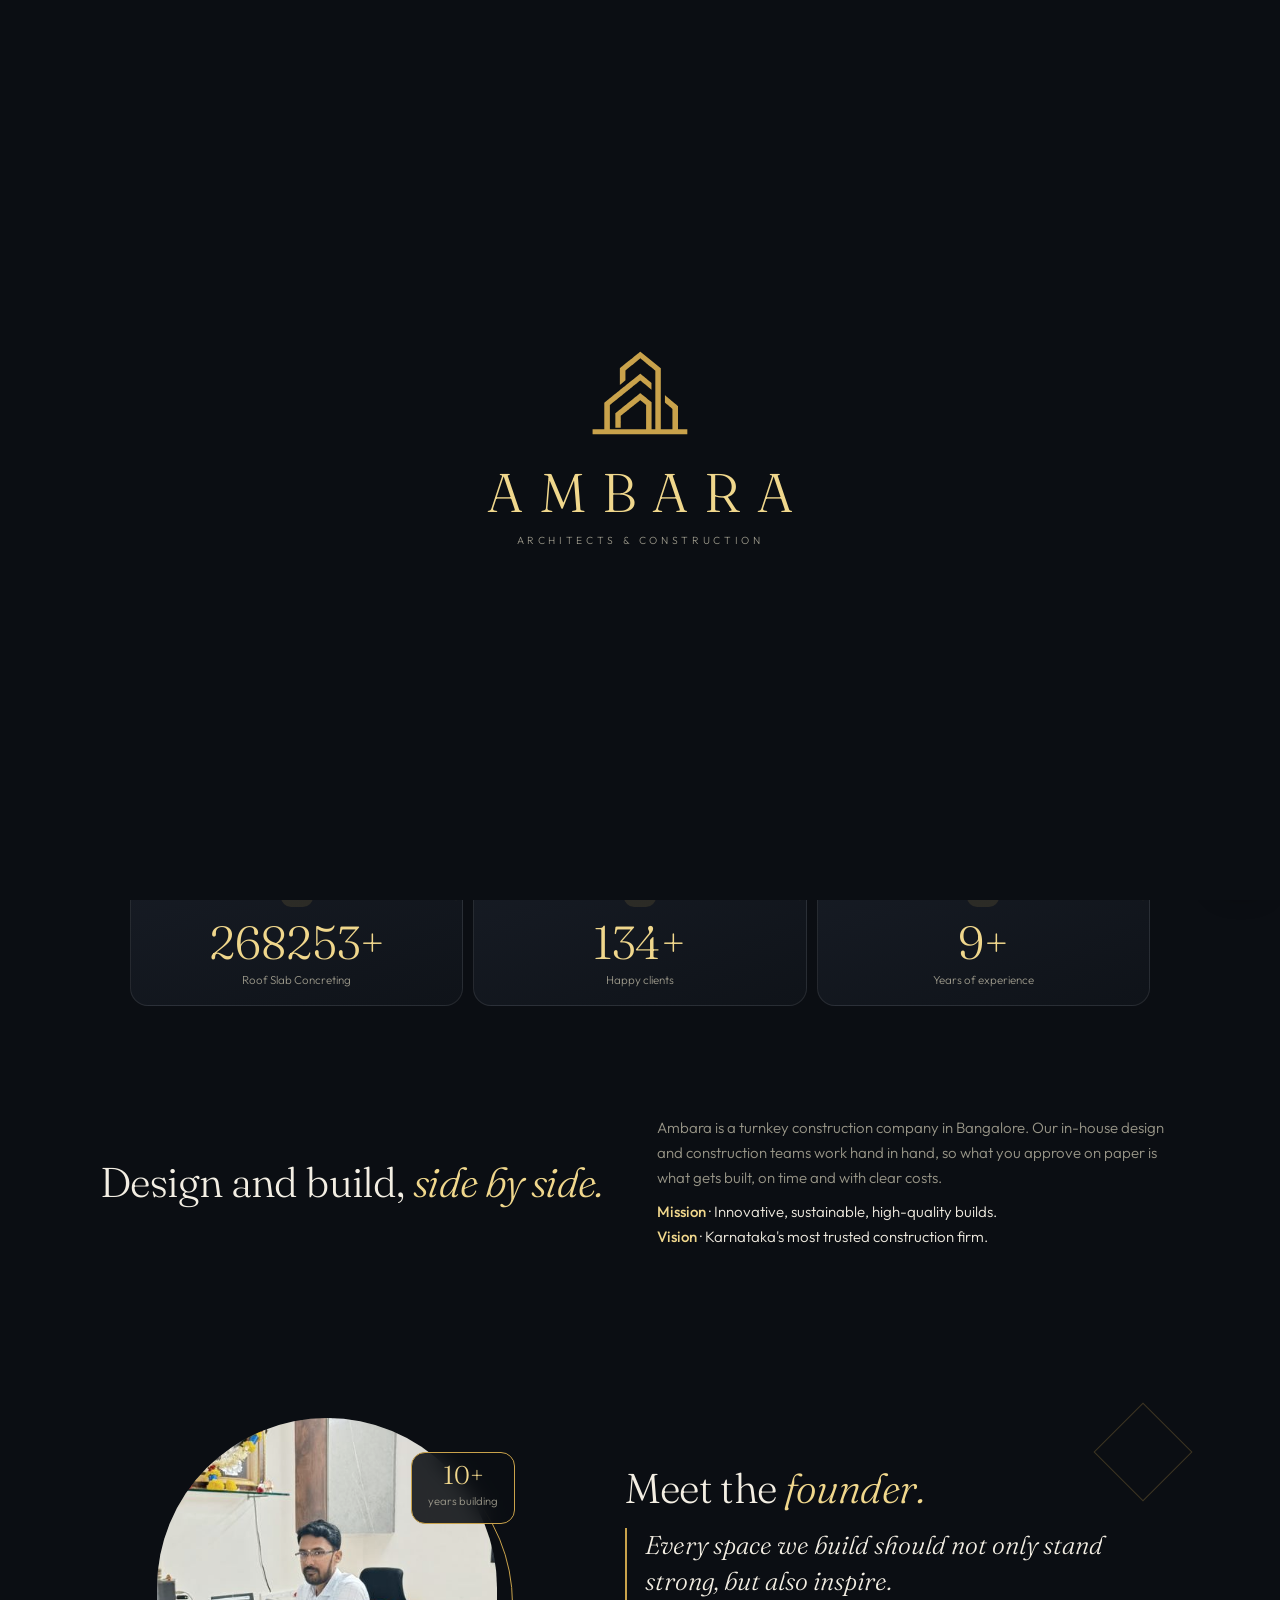
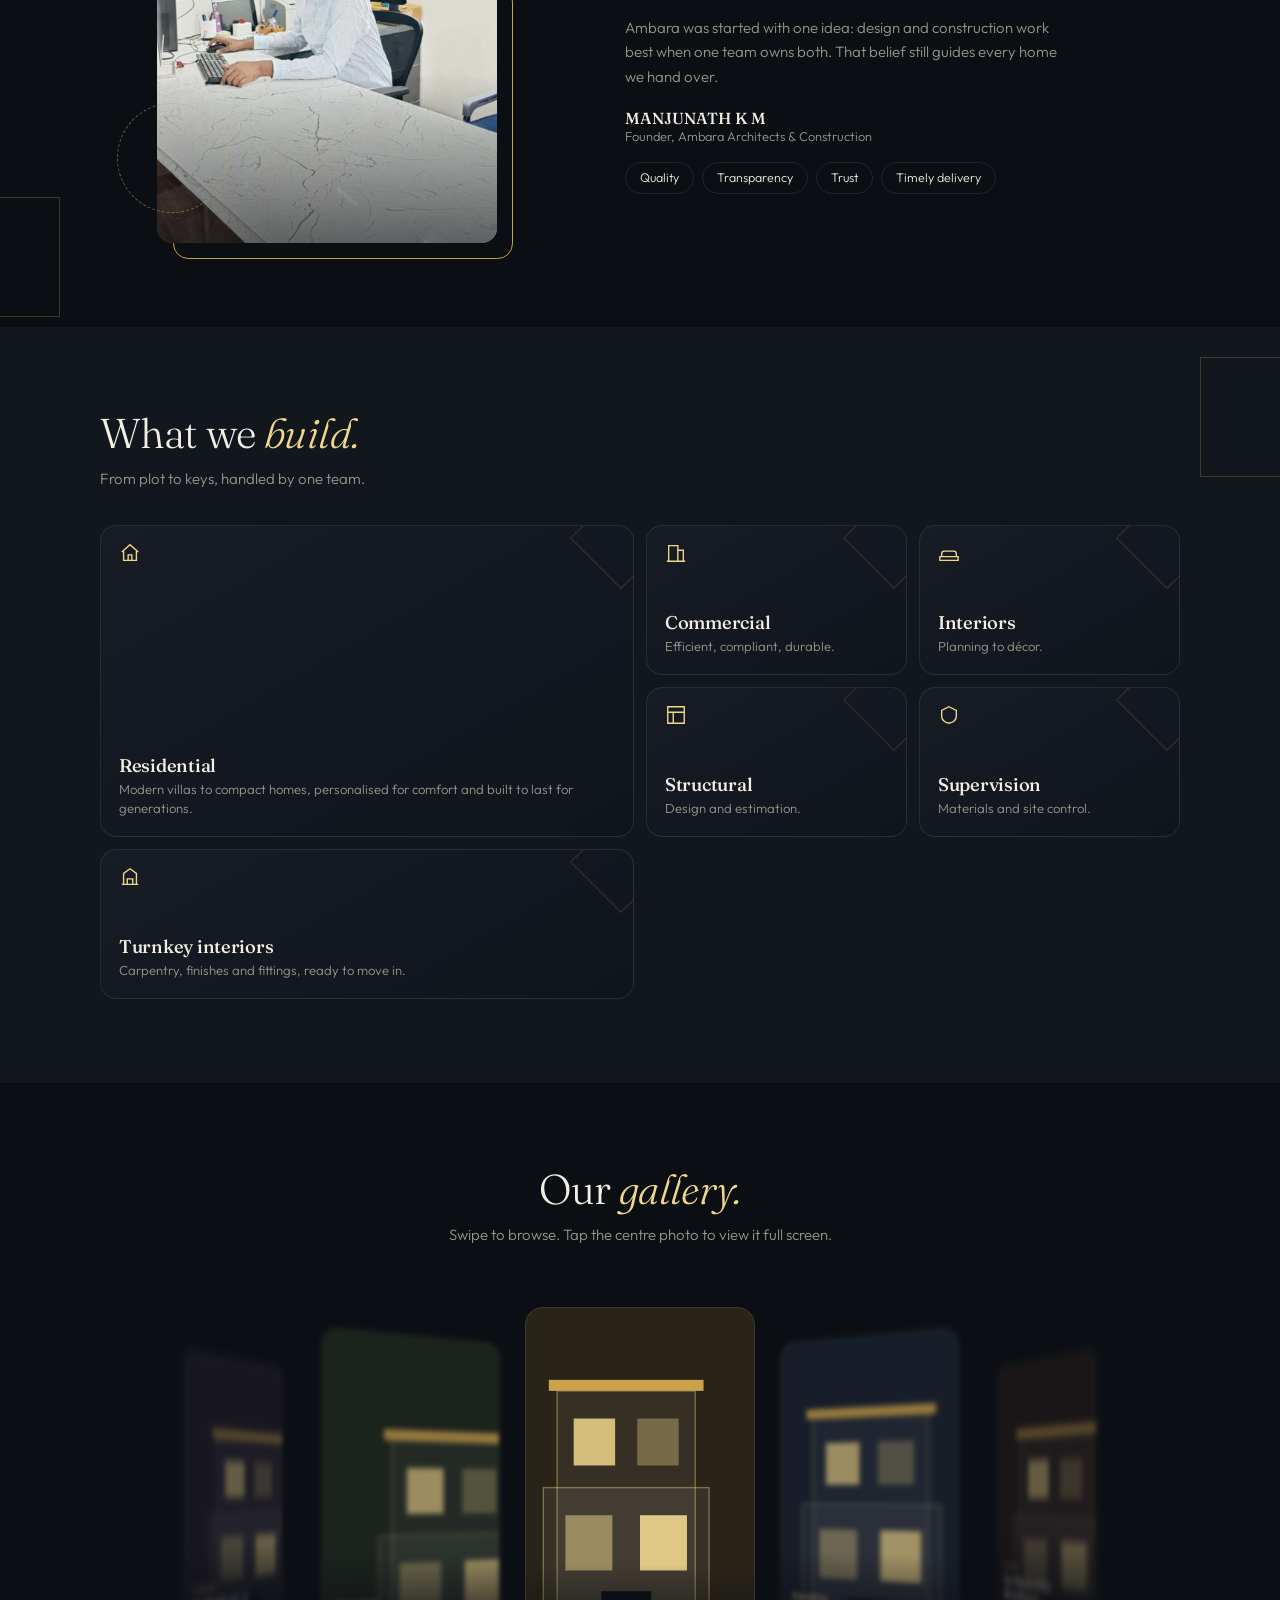
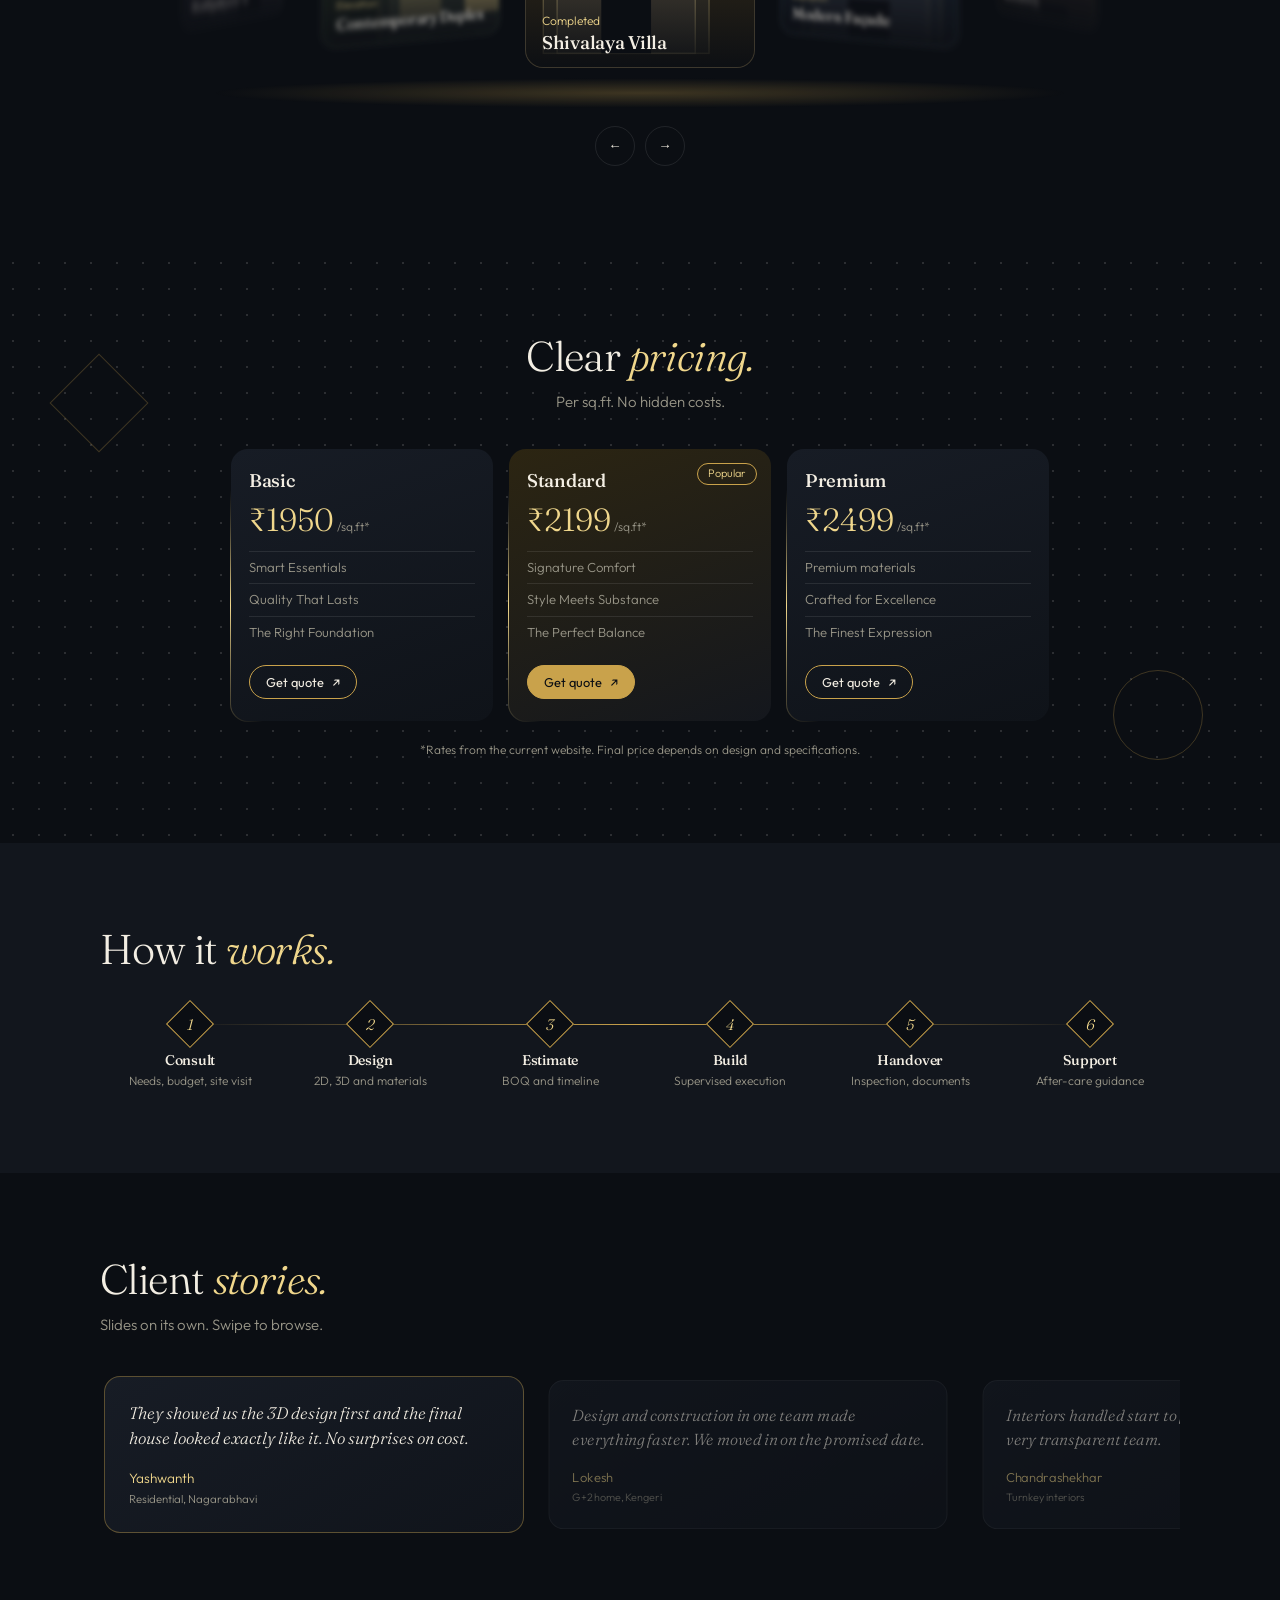
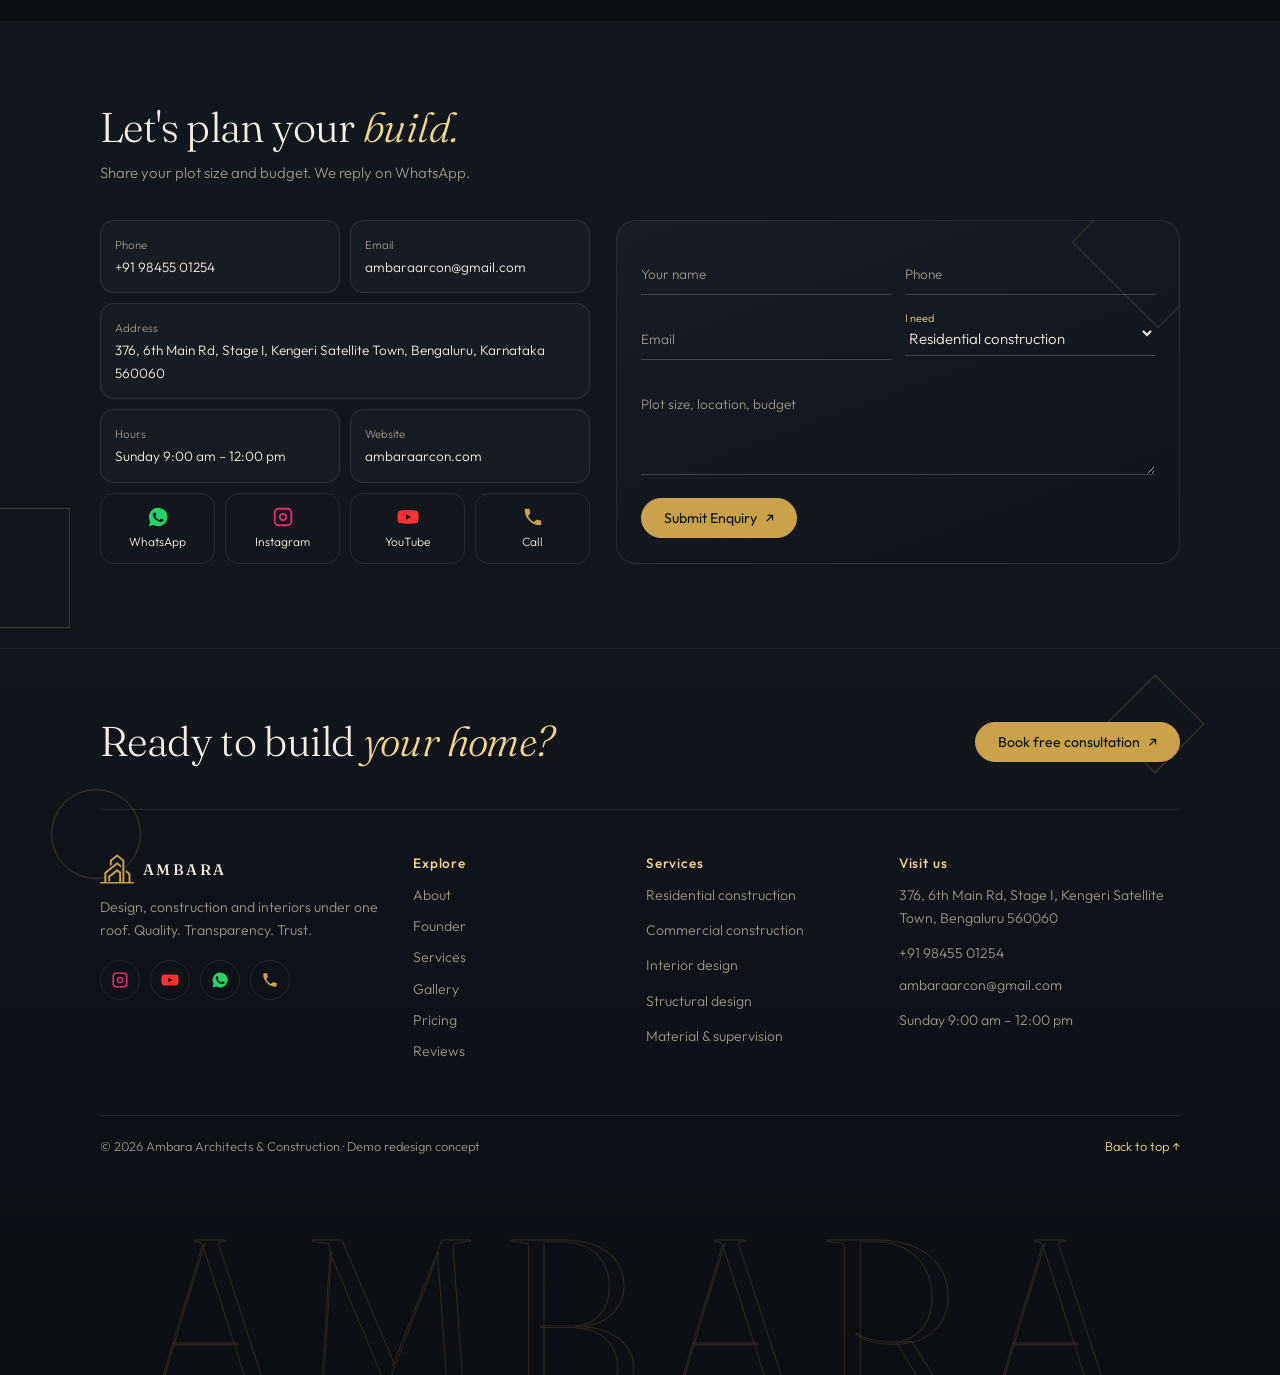
<file: index.html>
<!DOCTYPE html>
<html lang="en">

<head>
  <meta charset="UTF-8">
  <meta name="viewport" content="width=device-width, initial-scale=1">
  <title>Ambara Architects &amp; Construction</title>
  <link rel="preconnect" href="https://fonts.googleapis.com">
  <link rel="preconnect" href="https://fonts.gstatic.com" crossorigin>
  <link
    href="https://fonts.googleapis.com/css2?family=Fraunces:ital,opsz,wght@0,9..144,300;0,9..144,500;1,9..144,300&family=Outfit:wght@300;400;500&display=swap"
    rel="stylesheet">
  <link rel="stylesheet" href="css/style.css?v=9">
  <style>
    /* Critical modal styles immune to external CSS caching */
    .enq-modal-backdrop {
      position: fixed !important;
      top: 0 !important;
      left: 0 !important;
      right: 0 !important;
      bottom: 0 !important;
      width: 100vw !important;
      height: 100vh !important;
      z-index: 999999 !important;
      background: rgba(6, 8, 12, 0.88) !important;
      -webkit-backdrop-filter: blur(12px) !important;
      backdrop-filter: blur(12px) !important;
      display: none;
      align-items: center !important;
      justify-content: center !important;
      padding: 20px !important;
      opacity: 0;
      visibility: hidden;
      transition: opacity 0.3s ease, visibility 0.3s ease;
    }
    .enq-modal-backdrop.active {
      display: flex !important;
      opacity: 1 !important;
      visibility: visible !important;
    }
    .enq-modal-card {
      width: min(480px, 100%) !important;
      background: #11151c !important;
      background: linear-gradient(160deg, #181d26, #0e1218) !important;
      border: 1px solid rgba(201, 162, 75, 0.5) !important;
      border-radius: 24px !important;
      padding: 36px 26px !important;
      text-align: center !important;
      box-shadow: 0 24px 70px rgba(0, 0, 0, 0.8), 0 0 40px rgba(201, 162, 75, 0.2) !important;
      position: relative !important;
      z-index: 1000000 !important;
    }
  </style>
</head>

<body>
  <div id="bar"></div>
  <svg width="0" height="0" style="position:absolute">
    <defs>
      <symbol id="mk" viewBox="0 0 999 871">
        <path
          d="M507 8 503 6 500 7 480 24 474 28 469 33 468 33 463 38 459 40 449 49 439 56 433 62 428 65 413 78 397 90 392 95 377 106 362 119 357 122 352 127 351 127 336 140 320 152 315 157 310 160 304 166 295 172 290 177 290 350 291 351 295 347 306 339 348 303 348 202 372 181 382 174 388 168 398 161 410 150 420 143 453 115 454 115 469 102 485 90 490 85 495 82 502 75 503 75 508 80 509 80 514 85 525 93 559 122 570 130 575 135 580 138 592 149 602 156 613 166 624 174 629 179 640 187 646 193 647 193 660 204 659 205 659 813 658 814 621 814 620 813 620 533 608 522 600 517 594 511 583 503 558 481 557 481 530 458 519 450 512 443 503 437 500 438 496 442 485 450 480 455 469 463 463 469 458 472 448 481 438 488 433 493 417 505 401 519 400 519 381 535 376 538 365 548 356 554 350 560 349 560 345 564 329 576 313 590 312 590 308 594 292 606 287 611 278 617 271 624 266 627 243 646 243 796 299 796 299 743 300 742 300 734 299 733 299 712 300 711 300 703 299 702 299 693 300 692 299 690 299 673 309 664 317 659 328 649 333 646 348 633 353 630 374 612 383 606 389 600 397 595 403 589 413 582 427 570 432 567 438 561 443 558 453 549 463 542 468 537 477 531 492 518 500 512 504 511 509 516 520 524 526 530 532 534 545 546 557 555 563 561 563 813 562 814 187 814 186 813 186 561 188 559 189 559 196 552 205 546 217 535 237 520 254 505 255 505 275 488 285 481 302 466 307 463 333 441 338 438 359 420 368 414 375 407 390 396 401 386 416 375 432 361 437 358 453 344 462 338 469 331 479 324 490 314 502 305 514 314 530 328 531 328 544 340 555 348 579 369 591 378 597 384 598 384 618 401 619 399 619 366 618 365 619 363 619 331 602 316 601 316 585 302 584 302 568 288 567 288 562 283 557 280 540 265 535 262 528 255 516 246 504 235 501 235 463 266 462 266 457 271 446 279 441 284 421 299 416 304 411 307 400 317 390 324 379 334 374 337 368 343 358 350 352 356 347 359 342 364 332 371 307 392 302 395 280 414 265 425 250 438 246 440 240 446 235 449 220 462 215 465 209 471 204 474 189 487 184 490 173 500 172 500 128 536 128 813 127 814 6 814 6 863 7 864 991 864 992 863 992 814 896 814 895 813 895 572 888 567 880 559 879 559 862 544 856 540 850 534 849 534 844 529 837 524 831 518 830 518 807 498 806 498 785 479 784 479 779 474 774 471 767 464 760 459 759 460 759 535 767 541 779 552 780 552 793 564 799 568 812 580 818 584 837 601 837 813 836 814 717 814 716 813 716 177Z"
          fill="#c9a24b" />
      </symbol>
      <symbol id="hm" viewBox="0 0 200 260">
        <rect x="50" y="60" width="100" height="190" fill="#ffffff0d" stroke="#f0d78c66" />
        <rect x="40" y="130" width="120" height="120" fill="#ffffff10" stroke="#f0d78c66" />
        <rect x="62" y="80" width="30" height="34" fill="#f0d78c" opacity=".85" />
        <rect x="108" y="80" width="30" height="34" fill="#f0d78c" opacity=".35" />
        <rect x="56" y="150" width="34" height="40" fill="#f0d78c" opacity=".5" />
        <rect x="110" y="150" width="34" height="40" fill="#f0d78c" opacity=".9" />
        <rect x="82" y="205" width="36" height="45" fill="#0b0e13" />
        <rect x="44" y="52" width="112" height="8" fill="#c9a24b" />
      </symbol>
    </defs>
  </svg>

  <div id="pre">
    <div><svg class="lg" viewBox="0 0 999 871">
        <path pathLength="1"
          d="M507 8 503 6 500 7 480 24 474 28 469 33 468 33 463 38 459 40 449 49 439 56 433 62 428 65 413 78 397 90 392 95 377 106 362 119 357 122 352 127 351 127 336 140 320 152 315 157 310 160 304 166 295 172 290 177 290 350 291 351 295 347 306 339 348 303 348 202 372 181 382 174 388 168 398 161 410 150 420 143 453 115 454 115 469 102 485 90 490 85 495 82 502 75 503 75 508 80 509 80 514 85 525 93 559 122 570 130 575 135 580 138 592 149 602 156 613 166 624 174 629 179 640 187 646 193 647 193 660 204 659 205 659 813 658 814 621 814 620 813 620 533 608 522 600 517 594 511 583 503 558 481 557 481 530 458 519 450 512 443 503 437 500 438 496 442 485 450 480 455 469 463 463 469 458 472 448 481 438 488 433 493 417 505 401 519 400 519 381 535 376 538 365 548 356 554 350 560 349 560 345 564 329 576 313 590 312 590 308 594 292 606 287 611 278 617 271 624 266 627 243 646 243 796 299 796 299 743 300 742 300 734 299 733 299 712 300 711 300 703 299 702 299 693 300 692 299 690 299 673 309 664 317 659 328 649 333 646 348 633 353 630 374 612 383 606 389 600 397 595 403 589 413 582 427 570 432 567 438 561 443 558 453 549 463 542 468 537 477 531 492 518 500 512 504 511 509 516 520 524 526 530 532 534 545 546 557 555 563 561 563 813 562 814 187 814 186 813 186 561 188 559 189 559 196 552 205 546 217 535 237 520 254 505 255 505 275 488 285 481 302 466 307 463 333 441 338 438 359 420 368 414 375 407 390 396 401 386 416 375 432 361 437 358 453 344 462 338 469 331 479 324 490 314 502 305 514 314 530 328 531 328 544 340 555 348 579 369 591 378 597 384 598 384 618 401 619 399 619 366 618 365 619 363 619 331 602 316 601 316 585 302 584 302 568 288 567 288 562 283 557 280 540 265 535 262 528 255 516 246 504 235 501 235 463 266 462 266 457 271 446 279 441 284 421 299 416 304 411 307 400 317 390 324 379 334 374 337 368 343 358 350 352 356 347 359 342 364 332 371 307 392 302 395 280 414 265 425 250 438 246 440 240 446 235 449 220 462 215 465 209 471 204 474 189 487 184 490 173 500 172 500 128 536 128 813 127 814 6 814 6 863 7 864 991 864 992 863 992 814 896 814 895 813 895 572 888 567 880 559 879 559 862 544 856 540 850 534 849 534 844 529 837 524 831 518 830 518 807 498 806 498 785 479 784 479 779 474 774 471 767 464 760 459 759 460 759 535 767 541 779 552 780 552 793 564 799 568 812 580 818 584 837 601 837 813 836 814 717 814 716 813 716 177Z" />
      </svg>
      <div class="nm" id="pn"></div><small>ARCHITECTS &amp; CONSTRUCTION</small>
    </div>
  </div>
  <header id="hd"><a href="#hero" class="logo"><svg>
        <use href="#mk" />
      </svg>AMBARA</a>
    <div class="hr"><a href="#contact" class="btn">Enquire</a><button id="mb" aria-label="Menu"><i></i><i></i></button>
    </div>
  </header>
  <div id="menu"><a href="#about">About</a><a href="#services">Services</a><a href="#gallery">Gallery</a><a
      href="#pricing">Pricing</a><a href="#reviews">Reviews</a><a href="#contact">Contact</a></div>

  <section id="hero" class="dots">
    <div class="hbg"></div>
    <div class="hov"></div>
    <div class="hd2"></div><i class="cr a"></i><i class="cr b"></i>
    <div class="w"><span class="chip pp" style="--d:.1s"><i></i>Turnkey builders · Bengaluru</span>
      <h1><span class="l"><span>Homes built</span></span><span class="l"><span>to <em>outlast</em></span></span><span
          class="l"><span>generations.</span></span></h1>
      <p class="pp" style="--d:.5s">Design, construction and interiors under one roof in Bengaluru. One team, one plan,
        one honest price.</p>
      <div class="c"><a href="#contact" class="btn pp" style="--d:.7s">Plan my home</a><a href="#gallery"
          class="btn o pp" style="--d:.85s">View work</a></div>
    </div>
    <div class="pin pp" style="left:48%;top:27%;--d:1.6s"><i></i><span>Modern elevations</span></div>
    <div class="pin r pp" style="right:7%;top:41%;--d:1.9s"><i></i><span>Premium finishes</span></div>
    <div class="pin pp hm" style="left:62%;top:70%;--d:2.2s"><i></i><span>Quality materials</span></div>
    <a href="#contact" class="toast"><i></i>Free site visit &amp; consultation</a>
    <div class="tri">
      <div class="gt pp" style="--d:1.3s">
        <div class="gi" style="--b:0.0s">
          <div class="ib"><svg viewBox="0 0 24 24">
              <path d="M3 21l3-1L18 8l-2-2L4 18zM14 6l4 4" />
            </svg></div><b>Design</b><span>Plans &amp; 3D</span>
        </div>
      </div>
      <div class="gt pp" style="--d:1.5s">
        <div class="gi" style="--b:0.6s">
          <div class="ib"><svg viewBox="0 0 24 24">
              <path d="M3 21h18M5 21V10l7-6 7 6v11M9 21v-6h6v6" />
            </svg></div><b>Build</b><span>Structure</span>
        </div>
      </div>
      <div class="gt pp" style="--d:1.7000000000000002s">
        <div class="gi" style="--b:1.2s">
          <div class="ib"><svg viewBox="0 0 24 24">
              <path d="M4 16v-3a3 3 0 013-3h10a3 3 0 013 3v3M2 16h20v4H2z" />
            </svg></div><b>Interiors</b><span>Finishes</span>
        </div>
      </div>
    </div>
  </section>

  <div class="st3">
    <div class="sc rv"><i></i>
      <div class="ib"><svg viewBox="0 0 24 24">
          <path d="M3 21h18M5 21V8l7-5 7 5v13M9 21v-6h6v6" />
        </svg></div><b data-n="300000">0</b><span>Roof Slab Concreting</span>
    </div>
    <div class="sc rv"><i></i>
      <div class="ib"><svg viewBox="0 0 24 24">
          <circle cx="9" cy="8" r="3" />
          <path d="M3 20c0-3 3-5 6-5s6 2 6 5M16 5a3 3 0 010 6M21 20c0-2.500-2-4.200-4-4.800" />
        </svg></div><b data-n="150">0</b><span>Happy clients</span>
    </div>
    <div class="sc rv"><i></i>
      <div class="ib"><svg viewBox="0 0 24 24">
          <circle cx="12" cy="12" r="9" />
          <path d="M12 7v5l3 2" />
        </svg></div><b data-n="10">0</b><span>Years of experience</span>
    </div>
  </div>

  <section id="about">
    <div class="w" style="display:grid;grid-template-columns:1fr 1fr;gap:34px;align-items:center" id="ab">
      <div class="rv">
        <h2>Design and build, <em>side by side.</em></h2>
      </div>
      <div class="rv">
        <p style="color:var(--mut)">Ambara is a turnkey construction company in Bangalore. Our in-house design and
          construction teams work hand in hand, so what you approve on paper is what gets built, on time and with clear
          costs.</p>
        <p style="margin-top:10px"><b style="font-weight:500;color:var(--g2)">Mission</b> · Innovative, sustainable,
          high-quality builds.<br><b style="font-weight:500;color:var(--g2)">Vision</b> · Karnataka's most trusted
          construction firm.</p>
      </div>
    </div>
  </section>


  <section id="founder">
    <div class="geo dm" style="right:8%;top:14%"></div>
    <div class="geo sq" style="left:-60px;bottom:10px"></div>
    <div class="w fd">
      <div class="pt rv">
        <div class="fr"></div>
        <div class="im"><img
            src="[data-uri]"
            alt="Founder of Ambara Architects &amp; Construction"></div>
        <div class="rg"></div>
        <div class="bd"><b>10+</b><span>years building</span></div>
      </div>
      <div class="rv d1">
        <h2>Meet the <em>founder.</em></h2>
        <blockquote>Every space we build should not only stand strong, but also inspire.</blockquote>
        <p style="color:var(--mut);max-width:440px">Ambara was started with one idea: design and construction work best
          when one team owns both. That belief still guides every home we hand over.</p>
        <p class="nm2" style="margin-top:18px">MANJUNATH K M<small>Founder, Ambara Architects &amp; Construction</small>
        </p>
        <div class="vals"><span>Quality</span><span>Transparency</span><span>Trust</span><span>Timely delivery</span>
        </div>
      </div>
    </div>
  </section>

  <section id="services" style="background:var(--ink2)">
    <div class="geo sq" style="right:-40px;top:30px"></div>
    <div class="w">
      <div class="hd rv">
        <h2>What we <em>build.</em></h2>
        <p class="sub">From plot to keys, handled by one team.</p>
      </div>
      <div class="bento">
        <div class="bx tilt b2 b2r rv"><svg viewBox="0 0 24 24">
            <path d="M3 11l9-8 9 8M5 10v10h14V10M10 20v-6h4v6" />
          </svg>
          <h3>Residential</h3>
          <p>Modern villas to compact homes, personalised for comfort and built to last for generations.</p>
        </div>
        <div class="bx tilt rv"><svg viewBox="0 0 24 24">
            <path d="M4 21V4h10v17M14 9h6v12M2 21h20" />
          </svg>
          <h3>Commercial</h3>
          <p>Efficient, compliant, durable.</p>
        </div>
        <div class="bx tilt rv"><svg viewBox="0 0 24 24">
            <path d="M4 16v-3a3 3 0 013-3h10a3 3 0 013 3v3M2 16h20v4H2z" />
          </svg>
          <h3>Interiors</h3>
          <p>Planning to décor.</p>
        </div>
        <div class="bx tilt rv"><svg viewBox="0 0 24 24">
            <path d="M3 3h18v18H3zM3 9h18M9 21V9" />
          </svg>
          <h3>Structural</h3>
          <p>Design and estimation.</p>
        </div>
        <div class="bx tilt rv"><svg viewBox="0 0 24 24">
            <path d="M12 3l8 4v6c0 4-3.500 7-8 8-4.500-1-8-4-8-8V7z" />
          </svg>
          <h3>Supervision</h3>
          <p>Materials and site control.</p>
        </div>
        <div class="bx tilt b2 rv"><svg viewBox="0 0 24 24">
            <path d="M3 20h18M5 20V8l7-5 7 5v12M9 20v-6h6v6" />
          </svg>
          <h3>Turnkey interiors</h3>
          <p>Carpentry, finishes and fittings, ready to move in.</p>
        </div>
      </div>
    </div>
  </section>

  <section id="gallery">
    <div class="w">
      <div class="hd rv" style="text-align:center">
        <h2>Our <em>gallery.</em></h2>
        <p class="sub" style="margin-inline:auto">Swipe to browse. Tap the centre photo to view it full screen.</p>
      </div>
      <div class="cv" id="cv"></div>
      <div class="ar"><button id="pv" aria-label="Previous">←</button><button id="nx" aria-label="Next">→</button></div>
    </div>
  </section>

  <section id="pricing" class="dots">
    <div class="geo dm" style="left:5%;top:20%"></div>
    <div class="geo ci" style="right:6%;bottom:14%"></div>
    <div class="w">
      <div class="hd rv" style="text-align:center">
        <h2>Clear <em>pricing.</em></h2>
        <p class="sub" style="margin-inline:auto">Per sq.ft. No hidden costs.</p>
      </div>
      <div class="pg">
        <div class="pc rv">
          <div>
            <h3>Basic</h3>
            <div class="p">₹1950<small> /sq.ft*</small></div>
            <ul>
              <li>Smart Essentials</li>
              <li>Quality That Lasts</li>
              <li>The Right Foundation</li>
            </ul><a href="#contact" class="btn o">Get quote</a>
          </div>
        </div>
        <div class="pc hot rv">
          <div><span class="tag">Popular</span>
            <h3>Standard</h3>
            <div class="p">₹2199<small> /sq.ft*</small></div>
            <ul>
              <li>Signature Comfort</li>
              <li>Style Meets Substance</li>
              <li>The Perfect Balance</li>
            </ul><a href="#contact" class="btn">Get quote</a>
          </div>
        </div>
        <div class="pc rv">
          <div>
            <h3>Premium</h3>
            <div class="p">₹2499<small> /sq.ft*</small></div>
            <ul>
              <li>Premium materials</li>
              <li>Crafted for Excellence</li>
              <li>The Finest Expression</li>
            </ul><a href="#contact" class="btn o">Get quote</a>
          </div>
        </div>
      </div>
      <p class="note">*Rates from the current website. Final price depends on design and specifications.</p>
    </div>
  </section>

  <section id="process" style="background:var(--ink2)">
    <div class="w">
      <div class="hd rv">
        <h2>How it <em>works.</em></h2>
      </div>
      <div class="pr rv">
        <div><b><i>1</i></b>
          <h3>Consult</h3>
          <p>Needs, budget, site visit</p>
        </div>
        <div><b><i>2</i></b>
          <h3>Design</h3>
          <p>2D, 3D and materials</p>
        </div>
        <div><b><i>3</i></b>
          <h3>Estimate</h3>
          <p>BOQ and timeline</p>
        </div>
        <div><b><i>4</i></b>
          <h3>Build</h3>
          <p>Supervised execution</p>
        </div>
        <div><b><i>5</i></b>
          <h3>Handover</h3>
          <p>Inspection, documents</p>
        </div>
        <div><b><i>6</i></b>
          <h3>Support</h3>
          <p>After-care guidance</p>
        </div>
      </div>
    </div>
  </section>

  <section id="reviews">
    <div class="w">
      <div class="hd rv">
        <h2>Client <em>stories.</em></h2>
        <p class="sub">Slides on its own. Swipe to browse.</p>
      </div>
      <div class="tt" id="tt">
        <div class="tc a"><q>They showed us the 3D design first and the final house looked exactly like it. No surprises
            on cost.</q><cite>Yashwanth<small>Residential, Nagarabhavi</small></cite></div>
        <div class="tc"><q>Design and construction in one team made everything faster. We moved in on the promised
            date.</q><cite>Lokesh<small>G+2 home, Kengeri</small></cite></div>
        <div class="tc"><q>Interiors handled start to finish. Clean work and a very transparent team.</q><cite>
          Chandrashekhar<small>Turnkey interiors</small></cite></div>
        <div class="tc"><q>Regular site updates and quality materials. Highly recommended for anyone building in
            Bangalore.</q><cite> Shashi<small>Villa project</small></cite></div>
      </div>
    </div>
  </section>

  <section id="contact" style="background:var(--ink2)">
    <div class="geo sq" style="left:-50px;bottom:20px"></div>
    <div class="w">
      <div class="hd rv">
        <h2>Let's plan your <em>build.</em></h2>
        <p class="sub">Share your plot size and budget. We reply on WhatsApp.</p>
      </div>
      <div class="ct">
        <div class="cd rv">
          <div class="ci2"><small>Phone</small><a href="tel:+919845501254">+91 98455 01254</a></div>
          <div class="ci2"><small>Email</small><a href="mailto:ambaraarcon@gmail.com">ambaraarcon@gmail.com</a></div>
          <div class="ci2 f"><small>Address</small>376, 6th Main Rd, Stage I, Kengeri Satellite Town, Bengaluru,
            Karnataka 560060</div>
          <div class="ci2"><small>Hours</small>Sunday 9:00 am – 12:00 pm</div>
          <div class="ci2"><small>Website</small><a href="https://ambaraarcon.com" target="_blank">ambaraarcon.com</a>
          </div>
          <div class="so">
            <a href="https://wa.me/919845501254" target="_blank" style="--c:#25d366"><svg viewBox="0 0 24 24">
                <path
                  d="M12 2a10 10 0 00-8.600 15L2 22l5.200-1.400A10 10 0 1012 2zm5.300 14.200c-.2.600-1.300 1.200-1.800 1.200-.5.100-1 .2-3.300-.7-2.800-1.200-4.600-4-4.700-4.200-.1-.2-1.100-1.500-1.100-2.800s.7-2 1-2.300c.2-.3.500-.3.700-.3h.5c.2 0 .4 0 .6.500l.8 2c.1.200.1.300 0 .5l-.3.500-.4.400c-.1.200-.3.300-.1.600.2.300.8 1.300 1.700 2.100 1.200 1 2.200 1.400 2.500 1.500.3.200.5.100.7-.1l.9-1.100c.2-.3.4-.2.6-.1l1.900.9c.3.100.5.200.5.300.1.100.1.600-.1 1.200z" />
              </svg>WhatsApp</a>
            <a href="https://instagram.com/ambara_architects_construction" target="_blank" style="--c:#e1306c"><svg
                viewBox="0 0 24 24">
                <path
                  d="M7 2h10a5 5 0 015 5v10a5 5 0 01-5 5H7a5 5 0 01-5-5V7a5 5 0 015-5zm0 2a3 3 0 00-3 3v10a3 3 0 003 3h10a3 3 0 003-3V7a3 3 0 00-3-3zm5 3.500a4.500 4.500 0 110 9 4.500 4.500 0 010-9zm0 2a2.500 2.500 0 100 5 2.500 2.500 0 000-5z" />
              </svg>Instagram</a>
            <a href="https://www.youtube.com/results?search_query=Ambara+Architects+and+constructions" target="_blank"
              style="--c:#ff3030"><svg viewBox="0 0 24 24">
                <path
                  d="M23 7.200a3 3 0 00-2.100-2.100C19 4.600 12 4.600 12 4.600s-7 0-8.900.5A3 3 0 001 7.200 31 31 0 00.500 12 31 31 0 001 16.800a3 3 0 002.100 2.100c1.900.5 8.900.5 8.900.5s7 0 8.900-.5a3 3 0 002.100-2.100A31 31 0 0023.500 12 31 31 0 0023 7.200zM9.800 15V9l5.700 3z" />
              </svg>YouTube</a>
            <a href="tel:+919845501254" style="--c:#c9a24b"><svg viewBox="0 0 24 24">
                <path
                  d="M6.600 10.800a15 15 0 006.600 6.600l2.200-2.200a1 1 0 011-.25 11 11 0 003.500.56 1 1 0 011 1V20a1 1 0 01-1 1A17 17 0 013 4a1 1 0 011-1h3.500a1 1 0 011 1c0 1.200.2 2.400.56 3.500a1 1 0 01-.25 1z" />
              </svg>Call</a>
          </div>
        </div>
        <form id="fm" class="rv" novalidate>
          <div class="f"><input id="fn" placeholder=" " required><label>Your name</label></div>
          <div class="f"><input id="ph" type="tel" placeholder=" " required><label>Phone</label></div>
          <div class="f"><input id="em" type="email" placeholder=" "><label>Email</label></div>
          <div class="f"><select id="sv">
              <option>Residential construction</option>
              <option>Commercial construction</option>
              <option>Interior design</option>
              <option>Elevation design</option>
              <option>Structural design</option>
            </select><label>I need</label></div>
          <div class="f w2"><textarea id="ms" rows="3" placeholder=" "></textarea><label>Plot size, location,
              budget</label></div>
          <div class="w2" style="grid-column:1/-1"><button class="btn" type="submit" id="btn-submit-enquiry">Submit Enquiry</button></div>
          <p class="ok" id="ok" style="display:none">Sending your enquiry…</p>
        </form>
      </div>
    </div>
  </section>

  <footer id="ft">
    <div class="geo dm" style="right:7%;top:40px"></div>
    <div class="geo ci" style="left:4%;top:140px"></div>
    <div class="w">
      <div class="fcta">
        <h2>Ready to build <em>your home?</em></h2><a href="#contact" class="btn">Book free consultation</a>
      </div>
      <div class="fg">
        <div><a href="#hero" class="logo"><svg>
              <use href="#mk" />
            </svg>AMBARA</a>
          <p>Design, construction and interiors under one roof. Quality. Transparency. Trust.</p>
          <div class="fso"><a href="https://instagram.com/ambara_architects_construction" target="_blank"
              aria-label="Instagram" style="--c:#e1306c"><svg viewBox="0 0 24 24">
                <path
                  d="M7 2h10a5 5 0 015 5v10a5 5 0 01-5 5H7a5 5 0 01-5-5V7a5 5 0 015-5zm0 2a3 3 0 00-3 3v10a3 3 0 003 3h10a3 3 0 003-3V7a3 3 0 00-3-3zm5 3.500a4.500 4.500 0 110 9 4.500 4.500 0 010-9zm0 2a2.500 2.500 0 100 5 2.500 2.500 0 000-5z" />
              </svg></a><a href="https://www.youtube.com/results?search_query=Ambara+Architects+and+constructions"
              target="_blank" aria-label="YouTube" style="--c:#ff3030"><svg viewBox="0 0 24 24">
                <path
                  d="M23 7.200a3 3 0 00-2.100-2.100C19 4.600 12 4.600 12 4.600s-7 0-8.900.5A3 3 0 001 7.200 31 31 0 00.500 12 31 31 0 001 16.800a3 3 0 002.100 2.100c1.900.5 8.900.5 8.900.5s7 0 8.900-.5a3 3 0 002.100-2.100A31 31 0 0023.500 12 31 31 0 0023 7.200zM9.800 15V9l5.700 3z" />
              </svg></a><a href="https://wa.me/919845501254" target="_blank" aria-label="WhatsApp"
              style="--c:#25d366"><svg viewBox="0 0 24 24">
                <path
                  d="M12 2a10 10 0 00-8.600 15L2 22l5.200-1.400A10 10 0 1012 2zm5.300 14.200c-.2.600-1.300 1.200-1.800 1.200-.5.100-1 .2-3.300-.7-2.800-1.200-4.600-4-4.700-4.200-.1-.2-1.100-1.500-1.100-2.800s.7-2 1-2.300c.2-.3.500-.3.700-.3h.5c.2 0 .4 0 .6.500l.8 2c.1.200.1.300 0 .5l-.3.500-.4.400c-.1.200-.3.300-.1.600.2.300.8 1.300 1.700 2.100 1.200 1 2.200 1.400 2.500 1.500.3.200.5.100.7-.1l.9-1.100c.2-.3.400-.2.600-.1l1.900.9c.3.100.5.200.5.300.1.100.1.600-.1 1.200z" />
              </svg></a><a href="tel:+919845501254" aria-label="Call" style="--c:#c9a24b"><svg viewBox="0 0 24 24">
                <path
                  d="M6.600 10.800a15 15 0 006.600 6.600l2.200-2.200a1 1 0 011-.25 11 11 0 003.500.56 1 1 0 011 1V20a1 1 0 01-1 1A17 17 0 013 4a1 1 0 011-1h3.500a1 1 0 011 1c0 1.200.2 2.400.56 3.500a1 1 0 01-.25 1z" />
              </svg></a></div>
        </div>
        <div>
          <h4>Explore</h4><a href="#about">About</a><a href="#founder">Founder</a><a href="#services">Services</a><a
            href="#gallery">Gallery</a><a href="#pricing">Pricing</a><a href="#reviews">Reviews</a>
        </div>
        <div>
          <h4>Services</h4><span>Residential construction</span><span>Commercial construction</span><span>Interior
            design</span><span>Structural design</span><span>Material &amp; supervision</span>
        </div>
        <div>
          <h4>Visit us</h4><span>376, 6th Main Rd, Stage I, Kengeri Satellite Town, Bengaluru 560060</span><a
            href="tel:+919845501254">+91 98455 01254</a><a
            href="mailto:ambaraarcon@gmail.com">ambaraarcon@gmail.com</a><span>Sunday 9:00 am – 12:00 pm</span>
        </div>
      </div>
      <div class="fb"><span>© 2026 Ambara Architects &amp; Construction · Demo redesign concept</span><a href="#hero"
          class="top">Back to top ↑</a></div>
    </div>
    <div class="wm">AMBARA</div>
  </footer>
  <div id="lb" role="dialog" aria-modal="true" aria-label="Photo viewer">
    <div id="lbs"></div>
    <span class="lbc" id="lbc"></span><button class="lbx" id="lbx" aria-label="Close">✕</button>
    <button class="lbn l" id="lbp" aria-label="Previous">←</button><button class="lbn r" id="lbnx"
      aria-label="Next">→</button>
    <div class="lbh">Pinch or scroll to zoom · double-tap · swipe</div>
    <div class="lbz"><button id="zo" aria-label="Zoom out">−</button><span id="zv">100%</span><button id="zi"
        aria-label="Zoom in">+</button><button id="zr">Reset</button></div>
  </div>
  <div class="fl"><a class="cl" href="tel:+919845501254" aria-label="Call"><svg viewBox="0 0 24 24">
        <path
          d="M6.600 10.800a15 15 0 006.600 6.600l2.200-2.200a1 1 0 011-.25 11 11 0 003.500.56 1 1 0 011 1V20a1 1 0 01-1 1A17 17 0 013 4a1 1 0 011-1h3.500a1 1 0 011 1c0 1.200.2 2.400.56 3.500a1 1 0 01-.25 1z" />
      </svg></a>
    <a class="wa" href="https://wa.me/919845501254?text=Hi%20Ambara%2C%20I%20want%20to%20discuss%20a%20project"
      target="_blank" aria-label="WhatsApp"><svg viewBox="0 0 24 24">
        <path
          d="M12 2a10 10 0 00-8.600 15L2 22l5.200-1.400A10 10 0 1012 2zm5.300 14.200c-.2.600-1.300 1.200-1.800 1.200-.5.100-1 .2-3.300-.7-2.800-1.200-4.600-4-4.700-4.200-.1-.2-1.100-1.500-1.100-2.800s.7-2 1-2.300c.2-.3.500-.3.700-.3h.5c.2 0 .4 0 .6.500l.8 2c.1.200.1.300 0 .5l-.3.500-.4.400c-.1.200-.3.300-.1.600.2.300.8 1.300 1.700 2.100 1.200 1 2.200 1.400 2.500 1.500.3.200.5.100.7-.1l.9-1.100c.2-.3.400-.2.600-.1l1.900.9c.3.100.5.200.5.300.1.100.1.600-.1 1.200z" />
      </svg></a>
  </div>

  <!-- Enquiry Confirmation Popup Modal -->
  <div id="enq-modal" class="enq-modal-backdrop" role="dialog" aria-modal="true" aria-labelledby="modal-title">
    <div class="enq-modal-card">
      <div class="enq-modal-icon">
        <svg viewBox="0 0 24 24"><path d="M5 13l4 4L19 7"/></svg>
      </div>
      <h3 id="modal-title">Enquiry Submitted!</h3>
      <p id="modal-desc">Thank you! Your enquiry has been received directly by our team at Ambara Architects. We will review your requirements and contact you shortly.</p>
      <div class="enq-modal-actions">
        <button class="btn" id="modal-close-btn">Done</button>
      </div>
    </div>
  </div>

  <script src="js/config.js?v=10"></script>
  <script src="js/sheets-api.js?v=10"></script>
  <script src="js/main.js?v=10"></script>
</body>

</html>
</file>
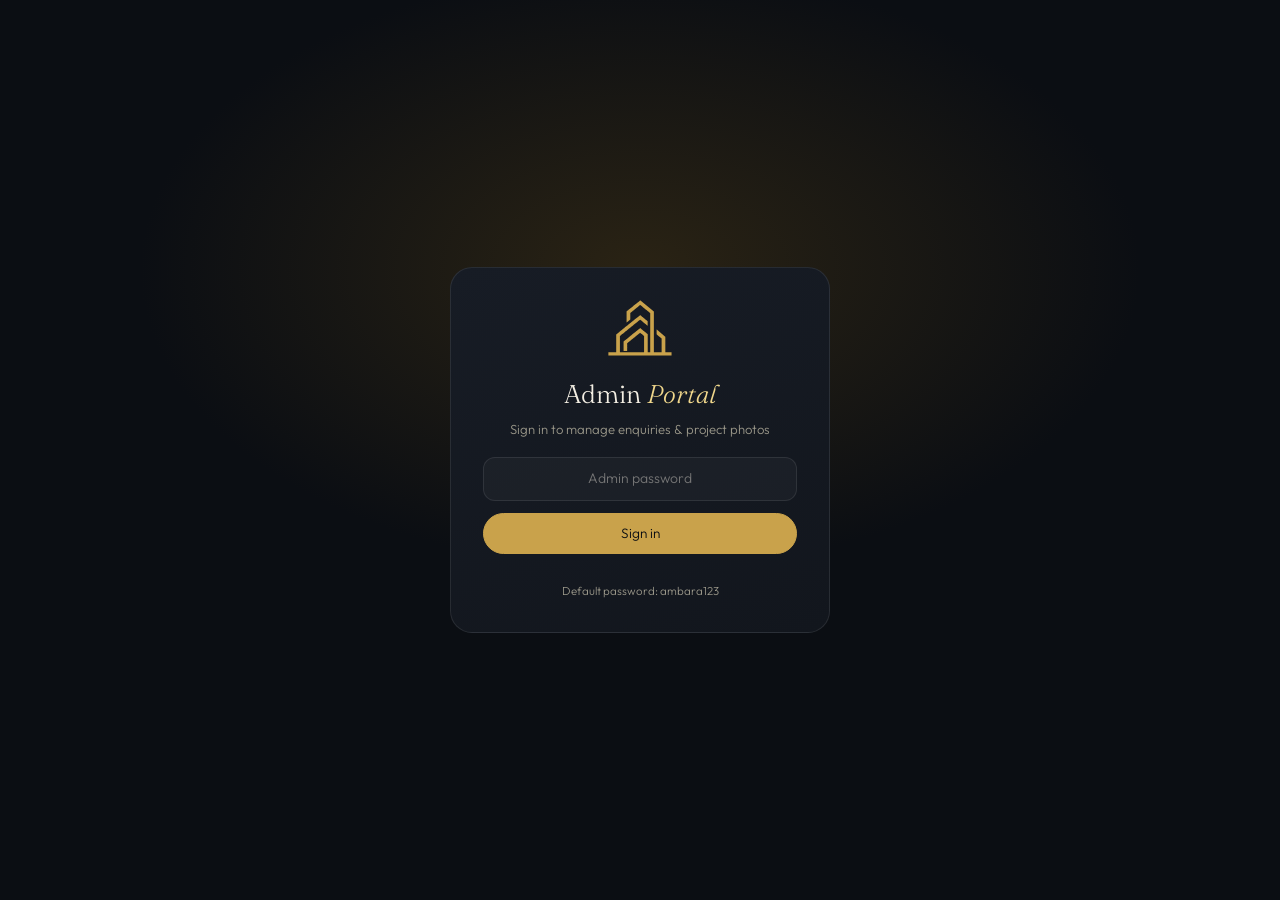
<file: admin.html>
<!DOCTYPE html>
<html lang="en">
<head>
  <meta charset="UTF-8">
  <meta name="viewport" content="width=device-width, initial-scale=1">
  <title>Admin Portal · Ambara Architects &amp; Construction</title>
  <link rel="preconnect" href="https://fonts.googleapis.com">
  <link rel="preconnect" href="https://fonts.gstatic.com" crossorigin>
  <link href="https://fonts.googleapis.com/css2?family=Fraunces:ital,opsz,wght@0,9..144,300;0,9..144,500;1,9..144,300&family=Outfit:wght@300;400;500&display=swap" rel="stylesheet">
  <link rel="stylesheet" href="css/admin.css?v=10">
</head>
<body>

  <!-- Sign In Screen -->
  <div id="login">
    <form class="lc" id="lf">
      <svg viewBox="0 0 999 871">
        <path d="M507 8 503 6 500 7 480 24 474 28 469 33 468 33 463 38 459 40 449 49 439 56 433 62 428 65 413 78 397 90 392 95 377 106 362 119 357 122 352 127 351 127 336 140 320 152 315 157 310 160 304 166 295 172 290 177 290 350 291 351 295 347 306 339 348 303 348 202 372 181 382 174 388 168 398 161 410 150 420 143 453 115 454 115 469 102 485 90 490 85 495 82 502 75 503 75 508 80 509 80 514 85 525 93 559 122 570 130 575 135 580 138 592 149 602 156 613 166 624 174 629 179 640 187 646 193 647 193 660 204 659 205 659 813 658 814 621 814 620 813 620 533 608 522 600 517 594 511 583 503 558 481 557 481 530 458 519 450 512 443 503 437 500 438 496 442 485 450 480 455 469 463 463 469 458 472 448 481 438 488 433 493 417 505 401 519 400 519 381 535 376 538 365 548 356 554 350 560 349 560 345 564 329 576 313 590 312 590 308 594 292 606 287 611 278 617 271 624 266 627 243 646 243 796 299 796 299 743 300 742 300 734 299 733 299 712 300 711 300 703 299 702 299 693 300 692 299 690 299 673 309 664 317 659 328 649 333 646 348 633 353 630 374 612 383 606 389 600 397 595 403 589 413 582 427 570 432 567 438 561 443 558 453 549 463 542 468 537 477 531 492 518 500 512 504 511 509 516 520 524 526 530 532 534 545 546 557 555 563 561 563 813 562 814 187 814 186 813 186 561 188 559 189 559 196 552 205 546 217 535 237 520 254 505 255 505 275 488 285 481 302 466 307 463 333 441 338 438 359 420 368 414 375 407 390 396 401 386 416 375 432 361 437 358 453 344 462 338 469 331 479 324 490 314 502 305 514 314 530 328 531 328 544 340 555 348 579 369 591 378 597 384 598 384 618 401 619 399 619 366 618 365 619 363 619 331 602 316 601 316 585 302 584 302 568 288 567 288 562 283 557 280 540 265 535 262 528 255 516 246 504 235 501 235 463 266 462 266 457 271 446 279 441 284 421 299 416 304 411 307 400 317 390 324 379 334 374 337 368 343 358 350 352 356 347 359 342 364 332 371 307 392 302 395 280 414 265 425 250 438 246 440 240 446 235 449 220 462 215 465 209 471 204 474 189 487 184 490 173 500 172 500 128 536 128 813 127 814 6 814 6 863 7 864 991 864 992 863 992 814 896 814 895 813 895 572 888 567 880 559 879 559 862 544 856 540 850 534 849 534 844 529 837 524 831 518 830 518 807 498 806 498 785 479 784 479 779 474 774 471 767 464 760 459 759 460 759 535 767 541 779 552 780 552 793 564 799 568 812 580 818 584 837 601 837 813 836 814 717 814 716 813 716 177Z"/>
      </svg>
      <h2>Admin <em>Portal</em></h2>
      <p>Sign in to manage enquiries &amp; project photos</p>
      <input id="pw" type="password" placeholder="Admin password" autocomplete="current-password" required>
      <button class="btn" style="width:100%;justify-content:center">Sign in</button>
      <div class="err" id="er"></div>
      <p style="margin:10px 0 0;font-size:.72rem;color:var(--mut)">Default password: ambara123</p>
    </form>
  </div>

  <!-- Main App Shell -->
  <div id="app" hidden>
    
    <!-- Sidebar Navigation -->
    <aside>
      <div class="lg">
        <svg viewBox="0 0 999 871">
          <use href="#mk"/>
        </svg>
        <span>AMBARA<small>ADMIN PANEL</small></span>
      </div>

      <nav>
        <button data-v="dash">
          <svg viewBox="0 0 24 24"><path d="M3 3h8v8H3zM13 3h8v5h-8zM13 10h8v11h-8zM3 13h8v8H3z"/></svg>
          Dashboard
        </button>
        <button data-v="enq">
          <svg viewBox="0 0 24 24"><path d="M4 5h16v12H8l-4 4zM8 9h8M8 13h5"/></svg>
          Enquiries
          <b id="nb" hidden>0</b>
        </button>
        <button data-v="proj">
          <svg viewBox="0 0 24 24"><path d="M3 5h18v14H3zM3 16l5-5 4 4 3-3 6 6M16 9h.01"/></svg>
          Projects
        </button>
      </nav>

      <!-- Sync Status Indicator -->
      <div class="sync-status">
        <span class="sync-dot" id="sync-dot"></span>
        <span id="sync-label">Google Sheets Connected</span>
      </div>

      <a class="btn o out" href="index.html" target="_blank">View Website ↗</a>
      <button class="btn o" id="lo" style="margin-top:8px">Sign out</button>
    </aside>

    <!-- Main Workspace -->
    <main>
      <!-- Mobile Top Bar -->
      <div class="mbar">
        <div class="lg">
          <svg viewBox="0 0 999 871"><use href="#mk"/></svg>
          <span>AMBARA<small>ADMIN</small></span>
        </div>
        <button class="btn o sm" id="lo2">Sign out</button>
      </div>

      <!-- Header -->
      <div class="top">
        <h1 id="ttl">Dashboard</h1>
        <span id="td"></span>
      </div>

      <!-- View 1: Dashboard Overview -->
      <section id="v-dash">
        <div class="hero2">
          <div>
            <small id="gr2">WELCOME</small>
            <h2>Welcome back, <em>Manjunath</em></h2>
            <p>Real-time customer enquiries &amp; website statistics.</p>
          </div>
          <div class="qa">
            <button class="btn" data-go="enq">View Enquiries</button>
            <button class="btn o" data-go="proj">Add Project Photos</button>
          </div>
        </div>

        <div class="cards" id="cs"></div>

        <div class="two">
          <div class="pn">
            <h3>Enquiries (Last 7 Days)</h3>
            <div class="wk" id="wk"></div>
          </div>
          <div class="pn">
            <h3>Sales Pipeline</h3>
            <div id="bars"></div>
          </div>
        </div>

        <div class="pn" style="margin-top:14px">
          <div class="dh2">
            <h3>Latest Enquiries</h3>
            <button class="btn o sm" data-go="enq">View All</button>
          </div>
          <div id="rec"></div>
        </div>
      </section>

      <!-- View 2: Customer Enquiries -->
      <section id="v-enq" hidden>
        <div class="tb">
          <select id="fs" aria-label="Filter enquiries by status"></select>
          <button class="btn" id="csv" title="Download enquiries spreadsheet">
            <svg viewBox="0 0 24 24" width="16" height="16" fill="none" stroke="currentColor" stroke-width="2"><path d="M12 10v6m0 0l-3-3m3 3l3-3m2 8H7a2 2 0 01-2-2V5a2 2 0 012-2h5.586a1 1 0 01.707.293l5.414 5.414a1 1 0 01.293.707V19a2 2 0 01-2 2z"/></svg>
            Export CSV
          </button>
        </div>
        <div id="el"></div>
      </section>

      <!-- View 3: Project Photo Gallery -->
      <section id="v-proj" hidden>
        <label class="dz" id="dz">
          <input type="file" id="fi" accept="image/*" multiple hidden>
          <b>Tap to upload project photos</b> or drop them here<br>
          <small>Photos automatically appear in the interactive 3D gallery on your website.</small>
        </label>

        <!-- Upload Progress Indicator -->
        <div class="upload-progress" id="upload-prog" hidden>
          <div class="spinner"></div>
          <span id="spinner-text">Uploading to Cloudinary CDN…</span>
        </div>

        <div class="mt"><u id="mu"></u></div>
        <div class="gr" id="gr"></div>
      </section>

    </main>
  </div>

  <!-- Slide-out Enquiry Detail Drawer -->
  <div id="bk"></div>
  <div id="dr"></div>

  <!-- System Toast Notification -->
  <div id="toast"></div>

  <!-- Shared SVG Icons Definition -->
  <svg width="0" height="0" style="position:absolute">
    <defs>
      <symbol id="mk" viewBox="0 0 999 871">
        <path d="M507 8 503 6 500 7 480 24 474 28 469 33 468 33 463 38 459 40 449 49 439 56 433 62 428 65 413 78 397 90 392 95 377 106 362 119 357 122 352 127 351 127 336 140 320 152 315 157 310 160 304 166 295 172 290 177 290 350 291 351 295 347 306 339 348 303 348 202 372 181 382 174 388 168 398 161 410 150 420 143 453 115 454 115 469 102 485 90 490 85 495 82 502 75 503 75 508 80 509 80 514 85 525 93 559 122 570 130 575 135 580 138 592 149 602 156 613 166 624 174 629 179 640 187 646 193 647 193 660 204 659 205 659 813 658 814 621 814 620 813 620 533 608 522 600 517 594 511 583 503 558 481 557 481 530 458 519 450 512 443 503 437 500 438 496 442 485 450 480 455 469 463 463 469 458 472 448 481 438 488 433 493 417 505 401 519 400 519 381 535 376 538 365 548 356 554 350 560 349 560 345 564 329 576 313 590 312 590 308 594 292 606 287 611 278 617 271 624 266 627 243 646 243 796 299 796 299 743 300 742 300 734 299 733 299 712 300 711 300 703 299 702 299 693 300 692 299 690 299 673 309 664 317 659 328 649 333 646 348 633 353 630 374 612 383 606 389 600 397 595 403 589 413 582 427 570 432 567 438 561 443 558 453 549 463 542 468 537 477 531 492 518 500 512 504 511 509 516 520 524 526 530 532 534 545 546 557 555 563 561 563 813 562 814 187 814 186 813 186 561 188 559 189 559 196 552 205 546 217 535 237 520 254 505 255 505 275 488 285 481 302 466 307 463 333 441 338 438 359 420 368 414 375 407 390 396 401 386 416 375 432 361 437 358 453 344 462 338 469 331 479 324 490 314 502 305 514 314 530 328 531 328 544 340 555 348 579 369 591 378 597 384 598 384 618 401 619 399 619 366 618 365 619 363 619 331 602 316 601 316 585 302 584 302 568 288 567 288 562 283 557 280 540 265 535 262 528 255 516 246 504 235 501 235 463 266 462 266 457 271 446 279 441 284 421 299 416 304 411 307 400 317 390 324 379 334 374 337 368 343 358 350 352 356 347 359 342 364 332 371 307 392 302 395 280 414 265 425 250 438 246 440 240 446 235 449 220 462 215 465 209 471 204 474 189 487 184 490 173 500 172 500 128 536 128 813 127 814 6 814 6 863 7 864 991 864 992 863 992 814 896 814 895 813 895 572 888 567 880 559 879 559 862 544 856 540 850 534 849 534 844 529 837 524 831 518 830 518 807 498 806 498 785 479 784 479 779 474 774 471 767 464 760 459 759 460 759 535 767 541 779 552 780 552 793 564 799 568 812 580 818 584 837 601 837 813 836 814 717 814 716 813 716 177Z" fill="currentColor"/>
      </symbol>
    </defs>
  </svg>

  <!-- Modular Scripts -->
  <script src="js/config.js?v=10"></script>
  <script src="js/sheets-api.js?v=10"></script>
  <script src="js/cloudinary.js?v=10"></script>
  <script src="js/admin.js?v=10"></script>
</body>
</html>
</file>
<file: css/style.css>
/* ============================================
   AMBARA ARCHITECTS & CONSTRUCTION
   Main Stylesheet (css/style.css)
   ============================================ */

/* --- Design Tokens --- */
:root {
  --ink: #0b0e13;
  --ink2: #12161d;
  --ln: #ffffff17;
  --g: #c9a24b;
  --g2: #f0d78c;
  --iv: #f3eee3;
  --mut: #9a9789;
}

/* --- Reset & Base --- */
* { box-sizing: border-box; margin: 0; padding: 0; }
html { scroll-behavior: smooth; }
body {
  background: var(--ink);
  color: var(--iv);
  font: 300 15px/1.65 Outfit, sans-serif;
  overflow-x: hidden;
}
h1, h2, h3 {
  font-family: Fraunces, serif;
  font-weight: 300;
  letter-spacing: -.015em;
  line-height: 1.1;
}
h2 { font-size: clamp(1.7rem, 3.6vw, 2.6rem); }
h3 { font-size: 1.15rem; font-weight: 500; }
em { color: var(--g2); }
a { color: inherit; text-decoration: none; }
section {
  padding: clamp(48px, 7vw, 84px) clamp(18px, 5vw, 60px);
  position: relative;
  overflow: hidden;
}
.w { max-width: 1080px; margin: auto; position: relative; z-index: 2; }
.sub { color: var(--mut); max-width: 420px; margin-top: 10px; }
.hd { margin-bottom: 34px; }

/* --- Decorative Geometry --- */
.geo { position: absolute; pointer-events: none; border: 1px solid #c9a24b44; z-index: 1; }
.sq { width: 120px; height: 120px; animation: spin 40s linear infinite; }
.ci { border-radius: 50%; width: 90px; height: 90px; animation: fl 8s ease-in-out infinite; }
.dm { width: 70px; height: 70px; transform: rotate(45deg); animation: fl 10s ease-in-out infinite reverse; }
@keyframes spin { to { transform: rotate(360deg); } }
@keyframes fl { 50% { transform: translateY(-22px) rotate(45deg); } }
.dots { background-image: radial-gradient(#ffffff22 1px, transparent 1px); background-size: 26px 26px; }
#bar { position: fixed; top: 0; left: 0; height: 2px; width: 0; background: var(--g); z-index: 300; }

/* --- Preloader Intro --- */
#pre {
  position: fixed; inset: 0; background: var(--ink); z-index: 400;
  display: grid; place-items: center; text-align: center;
  transition: clip-path 1s cubic-bezier(.8,0,.2,1); clip-path: inset(0);
}
#pre.go { clip-path: inset(0 0 100% 0); }
#pre svg.lg { width: 96px; height: 84px; margin-bottom: 16px; }
#pre svg.lg path {
  fill: transparent; stroke: var(--g); stroke-width: 5;
  stroke-linejoin: miter; stroke-dasharray: 1; stroke-dashoffset: 1;
  animation: dr 1.5s forwards, ff .9s 1.3s forwards;
}
@keyframes ff { to { fill: var(--g); stroke-width: 0; } }
#pre .nm {
  font: 300 clamp(1.8rem, 7vw, 3.4rem) Fraunces, serif;
  letter-spacing: .3em; color: var(--g2);
  display: flex; justify-content: center; overflow: hidden; padding-left: .3em;
}
#pre .nm span { transform: translateY(110%); animation: up .7s cubic-bezier(.2,.8,.2,1) forwards; }
#pre small {
  display: block; margin-top: 6px; letter-spacing: .35em;
  font-size: .65rem; color: var(--mut); opacity: 0;
  animation: fd .8s 1.7s forwards;
}
@keyframes dr { to { stroke-dashoffset: 0; } }
@keyframes up { to { transform: none; } }
@keyframes fd { to { opacity: 1; } }

/* --- Header & Navigation Menu --- */
header {
  position: fixed; inset: 0 0 auto; z-index: 200;
  display: flex; justify-content: space-between; align-items: center;
  padding: 12px clamp(16px, 4vw, 44px); transition: .4s;
}
header.s { background: #0b0e13e6; backdrop-filter: blur(12px); border-bottom: 1px solid var(--ln); }
.logo { display: flex; align-items: center; gap: 9px; font: 500 .95rem Fraunces, serif; letter-spacing: .16em; }
.logo svg { width: 34px; height: 30px; }
.btn {
  position: relative; display: inline-flex; align-items: center; gap: 8px;
  padding: 10px 22px; border-radius: 99px; font: 400 .88rem Outfit;
  border: 1px solid var(--g); background: var(--g); color: var(--ink);
  cursor: pointer; overflow: hidden; isolation: isolate; transition: .3s;
}
.btn:before {
  content: ""; position: absolute; inset: 0; background: var(--iv);
  transform: translateX(-101%); transition: .4s; z-index: -1;
}
.btn:hover:before { transform: none; }
.btn:after { content: "↗"; transition: .3s; }
.btn:hover:after { transform: translate(3px, -3px); }
.btn.o { background: none; color: var(--iv); }
.btn.o:before { background: var(--g); }
.btn.o:hover { color: var(--ink); }
#mb {
  width: 40px; height: 40px; border-radius: 50%;
  border: 1px solid var(--ln); background: none;
  position: relative; cursor: pointer; margin-left: 10px;
}
#mb i { position: absolute; left: 11px; right: 11px; height: 1.5px; background: var(--iv); transition: .4s; }
#mb i:first-child { top: 15px; }
#mb i:last-child { top: 23px; }
#mb.o i:first-child { top: 19px; transform: rotate(45deg); }
#mb.o i:last-child { top: 19px; transform: rotate(-45deg); }
.hr { display: flex; align-items: center; }
#menu {
  position: fixed; inset: 0; z-index: 150; background: var(--ink);
  display: grid; place-content: center; text-align: center; gap: 6px;
  clip-path: circle(0 at 100% 0); transition: clip-path .8s cubic-bezier(.8,0,.2,1);
}
#menu.o { clip-path: circle(150% at 100% 0); }
#menu a {
  font: 300 clamp(1.8rem, 6vw, 2.8rem) Fraunces, serif;
  opacity: 0; transform: translateY(20px); transition: .5s;
}
#menu.o a { opacity: 1; transform: none; }
#menu a:nth-child(2) { transition-delay: .15s; }
#menu a:nth-child(3) { transition-delay: .2s; }
#menu a:nth-child(4) { transition-delay: .25s; }
#menu a:nth-child(5) { transition-delay: .3s; }
#menu a:nth-child(6) { transition-delay: .35s; }
#menu a:hover { color: var(--g2); letter-spacing: .06em; }

/* --- Hero Section --- */
#hero {
  min-height: 92svh; display: flex; align-items: center;
  padding-top: 90px; background: #0b0e13; position: relative;
}
#hero .w { width: 100%; }
#hero h1 { font-size: clamp(2.2rem, 6.4vw, 4.6rem); max-width: 12ch; }
#hero h1 .l { display: block; overflow: hidden; padding-bottom: .06em; }
#hero h1 .l span { display: inline-block; transform: translateY(105%); transition: 1s cubic-bezier(.2,.8,.2,1); }
.ready #hero h1 .l span { transform: none; }
.ready #hero h1 .l:nth-child(2) span { transition-delay: .12s; }
.ready #hero h1 .l:nth-child(3) span { transition-delay: .24s; }
#hero p { max-width: 380px; color: var(--mut); margin: 20px 0 24px; }
#hero .c { display: flex; gap: 10px; flex-wrap: wrap; }
.hbg {
  position: absolute; inset: 0;
  background: #0b0e13 url("https://images.unsplash.com/photo-1757361653037-dbf0d0a820ae?fm=jpg&q=75&w=2000&auto=format&fit=crop") center/cover no-repeat;
  animation: kb 24s ease-in-out infinite alternate; z-index: 0;
}
@keyframes kb { to { transform: scale(1.08); } }
.hov {
  position: absolute; inset: 0; z-index: 1;
  background: linear-gradient(90deg, #0b0e13f0 0%, #0b0e13b0 45%, #0b0e1340 100%),
              linear-gradient(0deg, #0b0e13 0%, transparent 28%);
}
.hd2 {
  position: absolute; z-index: 1; right: -9vw; top: 50%;
  width: min(46vw, 520px); aspect-ratio: 1; translate: 0 -50%;
  border: 1px solid #c9a24b66; animation: sp2 50s linear infinite; pointer-events: none;
}
.hd2:after { content: ""; position: absolute; inset: 16%; border: 1px solid #c9a24b44; }
@keyframes sp2 { from { rotate: 45deg; } to { rotate: 405deg; } }
.cr { position: absolute; z-index: 2; width: 44px; height: 44px; border: 0 solid var(--g); }
.cr.a { left: 26px; bottom: 26px; border-width: 0 0 1px 1px; }
.cr.b { right: 26px; bottom: 26px; border-width: 0 1px 1px 0; }
.pp { opacity: 0; }
.ready .pp { animation: popin .9s var(--d, 0s) cubic-bezier(.34,1.56,.64,1) both; }
@keyframes popin {
  0% { opacity: 0; transform: scale(.4) translateY(34px); }
  60% { opacity: 1; transform: scale(1.08); }
  100% { opacity: 1; transform: none; }
}
.chip {
  display: inline-flex; align-items: center; gap: 8px;
  border: 1px solid #c9a24b66; background: #0b0e1380; backdrop-filter: blur(8px);
  border-radius: 99px; padding: 5px 15px; font-size: .78rem; margin-bottom: 18px;
}
.chip i, .toast i { width: 7px; height: 7px; border-radius: 50%; background: var(--g2); position: relative; flex: none; }
.chip i:after, .toast i:after, .pin i:after {
  content: ""; position: absolute; inset: 0; border-radius: 50%;
  border: 1px solid var(--g2); animation: pl 2s infinite;
}
@keyframes pl { to { transform: scale(3.2); opacity: 0; } }
.pin { position: absolute; z-index: 2; display: flex; align-items: center; gap: 8px; }
.pin.r { flex-direction: row-reverse; }
.pin i { width: 12px; height: 12px; border-radius: 50%; background: var(--g2); position: relative; flex: none; }
.pin span {
  background: #0b0e13b8; backdrop-filter: blur(8px);
  border: 1px solid #c9a24b66; border-radius: 99px;
  padding: 3px 12px; font-size: .72rem; white-space: nowrap;
}
.toast {
  position: absolute; z-index: 3; left: clamp(18px, 5vw, 60px); bottom: 60px;
  display: flex; align-items: center; gap: 10px; padding: 10px 18px;
  border-radius: 14px; background: #0b0e13d0; backdrop-filter: blur(12px);
  border: 1px solid var(--g); font-size: .82rem; opacity: 0;
}
.ready .toast { animation: popin .9s 5s cubic-bezier(.34,1.56,.64,1) both, tout .6s 13s forwards; }
@keyframes tout { to { opacity: 0; transform: translateY(20px) scale(.8); visibility: hidden; } }
.np { display: inline-block; animation: np .6s; }
@keyframes np { 50% { transform: scale(1.25); color: #fff; } }

/* --- Hero Feature Tiles --- */
.tri {
  position: absolute; z-index: 2; left: 18px; right: 78px; bottom: 24px;
  display: grid; grid-template-columns: repeat(3, 1fr); gap: 10px; align-items: end;
}
.gt {
  position: relative; border-radius: 17px; padding: 1px;
  background: conic-gradient(from var(--a, 0deg), #c9a24b1f 0%, transparent 45%, var(--g2) 75%, #c9a24b1f 100%);
}
.ready .gt.pp { animation: popin .9s var(--d, 0s) cubic-bezier(.34,1.56,.64,1) both, rot 5s linear infinite; }
.gt:nth-child(2) { margin-bottom: 24px; }
.gi, .sc { position: relative; overflow: hidden; }
.gi {
  border-radius: 16px; background: linear-gradient(160deg, #171c25f2, #0b0e13f2);
  backdrop-filter: blur(12px); padding: 12px 10px 11px; height: 100%;
  animation: bob 4s var(--b, 0s) ease-in-out infinite; transition: filter .3s;
}
@keyframes bob { 50% { transform: translateY(-5px); } }
.gi:before { content: ""; position: absolute; inset: 0; background: radial-gradient(circle at 100% 0, #c9a24b38, transparent 60%); }
.gi:after, .sc:after {
  content: ""; position: absolute; top: 0; left: -70%; width: 40%; height: 100%;
  background: linear-gradient(100deg, transparent, #ffffff26, transparent);
  transform: skewX(-20deg); animation: sh 4s var(--b, 0s) infinite;
}
.gi b { display: block; font: 400 .95rem Fraunces, serif; position: relative; }
.gi span { font-size: .66rem; color: var(--mut); position: relative; }
.ib {
  position: relative; width: 32px; height: 32px; border-radius: 10px;
  display: grid; place-items: center; background: #c9a24b22; margin-bottom: 9px;
}
.ib svg { width: 19px; height: 19px; fill: none; stroke: var(--g2); stroke-width: 1.5; }
.ib svg * { stroke-dasharray: 90; stroke-dashoffset: 90; animation: dr 1.6s 2.2s forwards; }

/* --- Stats Banner (3-col) --- */
.st3 {
  display: grid; grid-template-columns: repeat(3, 1fr); gap: 10px;
  padding: 26px clamp(14px, 5vw, 60px); max-width: 1140px; margin: auto;
}
.sc {
  border: 1px solid var(--ln); border-radius: 18px; padding: 20px 8px 16px;
  text-align: center; background: linear-gradient(160deg, #171c25, #0f1319);
  transition: .4s;
}
.sc:hover { border-color: var(--g); transform: translateY(-5px); }
.sc .ib { margin: 0 auto 10px; }
.sc .ib svg * { animation: none; stroke-dashoffset: 0; }
.sc b { display: block; font: 300 clamp(1.9rem, 5vw, 2.9rem)/1.1 Fraunces, serif; color: var(--g2); }
.sc span { font-size: .72rem; color: var(--mut); display: block; margin-top: 2px; }
.sc > i {
  position: absolute; top: -22px; right: -22px; width: 56px; height: 56px;
  border: 1px solid #c9a24b44; transform: rotate(45deg); transition: .8s;
}
.sc:hover > i { transform: rotate(225deg) scale(1.2); }
.sc:nth-child(2):after { --b: 1.3s; }
.sc:nth-child(3):after { --b: 2.6s; }

/* --- Founder Section --- */
.fd { display: grid; grid-template-columns: .9fr 1.1fr; gap: clamp(28px, 6vw, 70px); align-items: center; }
.pt { position: relative; width: min(100%, 340px); margin: auto; aspect-ratio: 4/5; }
.pt .fr {
  position: absolute; inset: 0; border: 1px solid var(--g);
  border-radius: 200px 200px 18px 18px; transform: translate(16px, 16px); transition: .6s;
}
.pt:hover .fr { transform: translate(8px, 8px); }
.pt .im {
  position: absolute; inset: 0; border-radius: 200px 200px 18px 18px;
  overflow: hidden; background: #222;
}
.pt img {
  width: 100%; height: 100%; object-fit: cover; object-position: 50% 25%;
  filter: grayscale(.25) contrast(1.05); transition: 1s;
}
.pt:hover img { filter: none; transform: scale(1.05); }
.pt .im:after { content: ""; position: absolute; inset: 0; background: linear-gradient(transparent 60%, #0b0e1399); }
.pt .rg {
  position: absolute; width: 110px; height: 110px; border: 1px dashed #c9a24b88;
  border-radius: 50%; left: -40px; bottom: 30px; animation: spin 18s linear infinite;
}
.pt .bd {
  position: absolute; right: -18px; top: 34px; background: #0b0e13dd;
  backdrop-filter: blur(10px); border: 1px solid var(--g); border-radius: 14px;
  padding: 10px 16px; text-align: center; animation: fl2 5s ease-in-out infinite;
}
.pt .bd b { display: block; font: 300 1.6rem Fraunces, serif; color: var(--g2); line-height: 1; }
.pt .bd span { font-size: .7rem; color: var(--mut); }
@keyframes fl2 { 50% { transform: translateY(-8px); } }
.fd blockquote {
  font: italic 300 clamp(1.15rem, 2.4vw, 1.6rem)/1.4 Fraunces, serif;
  margin: 16px 0; padding-left: 18px; border-left: 2px solid var(--g);
}
.fd .nm2 { font: 500 1rem Fraunces, serif; }
.fd .nm2 small { display: block; font: 300 .8rem Outfit; color: var(--mut); }
.fd .vals { display: flex; gap: 8px; flex-wrap: wrap; margin-top: 18px; }
.fd .vals span {
  border: 1px solid var(--ln); border-radius: 99px;
  padding: 5px 14px; font-size: .78rem; transition: .3s;
}
.fd .vals span:hover { border-color: var(--g); color: var(--g2); }

/* --- Services Bento Grid --- */
.bento { display: grid; grid-template-columns: repeat(4, 1fr); grid-auto-rows: 150px; gap: 12px; perspective: 1000px; }
.bx {
  border: 1px solid var(--ln); border-radius: 16px; padding: 18px;
  background: linear-gradient(150deg, #171c25, #10141b);
  position: relative; overflow: hidden; transition: transform .2s, border-color .3s;
  display: flex; flex-direction: column; justify-content: flex-end;
}
.bx:hover { border-color: #c9a24b88; }
.bx:before {
  content: ""; position: absolute; inset: 0;
  background: radial-gradient(260px circle at var(--mx, 50%) var(--my, 0), #f0d78c22, transparent 60%);
  opacity: 0; transition: .3s;
}
.bx:hover:before { opacity: 1; }
.bx p { color: var(--mut); font-size: .82rem; line-height: 1.45; margin-top: 4px; }
.bx svg { position: absolute; top: 16px; left: 18px; width: 22px; height: 22px; stroke: var(--g2); fill: none; stroke-width: 1.5; }
.bx:after {
  content: ""; position: absolute; right: -24px; top: -24px;
  width: 70px; height: 70px; border: 1px solid #c9a24b33;
  transform: rotate(45deg); transition: .6s;
}
.bx:hover:after { transform: rotate(225deg) scale(1.3); }
.b2 { grid-column: span 2; }
.b2r { grid-row: span 2; }

/* --- 3D Carousel Gallery --- */
#gal { background: radial-gradient(500px 300px at 50% 60%, #2a2314, transparent), var(--ink2); }
.cv {
  height: min(420px, 70vw); perspective: 1100px; position: relative;
  touch-action: pan-y; user-select: none; cursor: grab; margin-bottom: 10px;
}
.cv .it {
  position: absolute; left: 50%; top: 6%; width: min(230px, 52vw); height: 86%;
  margin-left: calc(min(230px, 52vw)/-2); border-radius: 18px; overflow: hidden;
  border: 1px solid var(--ln);
  transition: transform .8s cubic-bezier(.2,.8,.2,1), opacity .8s, filter .8s;
  background: var(--c);
  cursor: zoom-in;
}
.it img { position: absolute; inset: 0; width: 100%; height: 100%; object-fit: cover; }
.it svg { position: absolute; inset: 0; width: 100%; height: 100%; }
.it div {
  position: absolute; inset: auto 0 0; padding: 44px 16px 14px;
  background: linear-gradient(transparent, #0b0e13ee);
}
.it small { color: var(--g2); font-size: .75rem; }
.cv:after {
  content: ""; position: absolute; left: 10%; right: 10%; bottom: -6px; height: 30px;
  background: radial-gradient(ellipse, #c9a24b44, transparent 70%);
}
.ar { display: flex; gap: 10px; justify-content: center; margin-top: 24px; }
.ar button {
  width: 40px; height: 40px; border-radius: 50%; border: 1px solid var(--ln);
  background: none; color: var(--iv); cursor: pointer; transition: .3s;
}
.ar button:hover { background: var(--g); color: var(--ink); }

/* --- Pricing Cards --- */
.pg { display: grid; grid-template-columns: repeat(3, 1fr); gap: 14px; max-width: 820px; margin: auto; }
.pc {
  position: relative; border-radius: 18px; padding: 1px;
  background: conic-gradient(from var(--a, 0deg), transparent 60%, var(--g2), transparent 85%);
  animation: rot 5s linear infinite; transition: transform .3s;
}
@property --a { syntax: "<angle>"; inherits: false; initial-value: 0deg; }
@keyframes rot { to { --a: 360deg; } }
.pc:hover { transform: translateY(-6px); }
.pc > div {
  background: linear-gradient(160deg, #171c25, #0f1319);
  border-radius: 17px; padding: 22px 18px; height: 100%;
  position: relative; overflow: hidden;
}
.pc > div:after {
  content: ""; position: absolute; top: 0; left: -60%; width: 40%; height: 100%;
  background: linear-gradient(100deg, transparent, #ffffff14, transparent);
  transform: skewX(-20deg); animation: sh 4s infinite;
}
@keyframes sh { 60%, 100% { left: 140%; } }
.pc.hot > div { background: linear-gradient(160deg, #2c2512, #14171d); }
.pc .p { font: 300 2rem Fraunces, serif; color: var(--g2); margin: 8px 0 2px; }
.pc .p small { font: 300 .75rem Outfit; color: var(--mut); }
.pc ul { list-style: none; margin: 12px 0 16px; font-size: .82rem; color: var(--mut); }
.pc li { padding: 5px 0; border-top: 1px solid var(--ln); }
.pc .btn { padding: 8px 16px; font-size: .8rem; }
.tag {
  position: absolute; top: 14px; right: 14px; font-size: .68rem;
  border: 1px solid var(--g); color: var(--g2); padding: 1px 10px; border-radius: 99px;
}
.note { color: var(--mut); font-size: .75rem; text-align: center; margin-top: 18px; }

/* --- 6-Step Process --- */
.pr { display: grid; grid-template-columns: repeat(6, 1fr); gap: 0; position: relative; }
.pr:before {
  content: ""; position: absolute; top: 17px; left: 8%; right: 8%; height: 1px;
  background: linear-gradient(90deg, transparent, var(--g), transparent);
}
.pr div { text-align: center; padding: 0 8px; }
.pr b {
  display: grid; place-items: center; width: 34px; height: 34px; margin: 0 auto 12px;
  background: var(--ink); border: 1px solid var(--g); transform: rotate(45deg);
  position: relative; z-index: 2; transition: .4s;
}
.pr b i { transform: rotate(-45deg); font: italic 300 .95rem Fraunces, serif; color: var(--g2); }
.pr div:hover b { background: var(--g); }
.pr div:hover b i { color: var(--ink); }
.pr h3 { font-size: .88rem; }
.pr p { font-size: .75rem; color: var(--mut); line-height: 1.4; margin-top: 4px; }

/* --- Testimonials --- */
.tt {
  display: flex; gap: 14px; overflow-x: auto; scroll-snap-type: x mandatory;
  scrollbar-width: none; padding: 4px;
}
.tt::-webkit-scrollbar { display: none; }
.tc {
  flex: 0 0 min(420px, 86%); scroll-snap-align: center; border: 1px solid var(--ln);
  border-radius: 16px; padding: 24px; background: linear-gradient(150deg, #171c25, #10141b);
  transition: .5s; opacity: .5; transform: scale(.95);
}
.tc.a { opacity: 1; transform: none; border-color: #c9a24b66; }
.tc q { display: block; font: italic 300 1.05rem/1.5 Fraunces, serif; quotes: none; }
.tc cite { display: block; margin-top: 16px; font-style: normal; font-size: .85rem; color: var(--g2); }
.tc cite small { color: var(--mut); display: block; }
.dt { display: flex; gap: 6px; justify-content: center; margin-top: 18px; }
.dt i { width: 7px; height: 7px; border-radius: 9px; background: var(--ln); transition: .4s; cursor: pointer; }
.dt i.a { width: 26px; background: var(--g); }

/* --- Contact & Enquiry Form --- */
.ct { display: grid; grid-template-columns: 1fr 1.15fr; gap: 26px; }
.cd { display: grid; grid-template-columns: 1fr 1fr; gap: 10px; align-content: start; }
.ci2 {
  border: 1px solid var(--ln); border-radius: 14px; padding: 14px;
  font-size: .85rem; transition: .3s; background: #ffffff06;
}
.ci2:hover { border-color: var(--g); transform: translateY(-3px); }
.ci2 small { display: block; color: var(--mut); font-size: .72rem; margin-bottom: 2px; }
.ci2.f { grid-column: 1 / -1; }
.so { display: flex; gap: 10px; grid-column: 1 / -1; }
.so a {
  flex: 1; display: flex; flex-direction: column; align-items: center; gap: 4px;
  padding: 12px 4px; border: 1px solid var(--ln); border-radius: 14px;
  font-size: .75rem; transition: .3s;
}
.so a:hover {
  transform: translateY(-4px); border-color: var(--c);
  background: color-mix(in srgb, var(--c) 14%, transparent);
}
.so svg { width: 22px; height: 22px; fill: var(--c); }
form {
  border: 1px solid var(--ln); border-radius: 20px; padding: 24px;
  background: linear-gradient(160deg, #171c25, #10141b);
  display: grid; grid-template-columns: 1fr 1fr; gap: 14px;
  position: relative; overflow: hidden;
}
form:before {
  content: ""; position: absolute; right: -40px; top: -40px;
  width: 120px; height: 120px; border: 1px solid #c9a24b33; transform: rotate(45deg);
}
.f { position: relative; }
.f.w2 { grid-column: 1 / -1; }
.f input, .f select, .f textarea {
  width: 100%; background: none; border: 0; border-bottom: 1px solid #ffffff2e;
  color: var(--iv); font: inherit; padding: 18px 0 6px; outline: 0;
  border-radius: 0; transition: .3s;
}
.f select option { background: var(--ink); }
.f label {
  position: absolute; left: 0; top: 18px; color: var(--mut);
  pointer-events: none; transition: .3s; font-size: .85rem;
}
.f input:focus, .f textarea:focus, .f select:focus { border-color: var(--g); }
.f input:focus + label, .f input:not(:placeholder-shown) + label,
.f textarea:focus + label, .f textarea:not(:placeholder-shown) + label,
.f select + label { top: 0; font-size: .68rem; color: var(--g2); }
.ok {
  grid-column: 1 / -1; color: var(--g2); font-size: .82rem; display: none;
  background: #c9a24b1f; padding: 10px 14px; border-radius: 10px; border: 1px solid var(--g);
}

/* --- Floating Action Buttons --- */
.fl { position: fixed; right: 16px; bottom: 16px; z-index: 100; display: flex; flex-direction: column; gap: 10px; }
.fl a {
  width: 46px; height: 46px; border-radius: 50%; display: grid;
  place-items: center; box-shadow: 0 8px 24px #0008; transition: .3s;
}
.fl a:hover { transform: scale(1.1) rotate(-8deg); }
.fl svg { width: 22px; height: 22px; fill: #fff; }
.wa { background: #25d366; position: relative; }
.wa:before {
  content: ""; position: absolute; inset: 0; border-radius: 50%;
  background: #25d366; animation: rg 2s infinite; z-index: -1;
}
.cl { background: var(--g); }
.cl svg { fill: var(--ink); }
@keyframes rg { to { transform: scale(1.8); opacity: 0; } }

/* --- Reveal on Scroll --- */
.rv { opacity: 0; transform: translateY(30px); transition: .9s cubic-bezier(.2,.8,.2,1); }
.rv.in { opacity: 1; transform: none; }
.d1 { transition-delay: .15s !important; }

/* --- Footer --- */
footer {
  text-align: left; padding: 70px clamp(18px, 5vw, 60px) 0;
  position: relative; overflow: hidden;
  background: linear-gradient(180deg, var(--ink2), var(--ink));
  color: var(--iv); font-size: inherit; border-top: 1px solid var(--ln);
}
.fcta {
  display: flex; justify-content: space-between; align-items: center;
  gap: 20px; flex-wrap: wrap; padding-bottom: 44px; border-bottom: 1px solid var(--ln);
}
.fg { display: grid; grid-template-columns: 1.4fr 1fr 1.1fr 1.4fr; gap: 32px; padding: 44px 0; }
.fg p, .fg span { color: var(--mut); font-size: .88rem; display: block; margin: 12px 0; }
.fg h4 { font: 500 .85rem Outfit; color: var(--g2); letter-spacing: .06em; margin-bottom: 12px; }
.fg > div > a:not(.logo) {
  display: block; color: var(--mut); font-size: .88rem; margin: 8px 0;
  transition: .3s; width: max-content;
}
.fg > div > a:not(.logo):hover { color: var(--g2); transform: translateX(5px); }
.fso { display: flex; gap: 10px; margin-top: 18px; }
.fso a {
  width: 40px; height: 40px; border-radius: 50%; border: 1px solid var(--ln);
  display: grid; place-items: center; transition: .4s;
}
.fso a:hover {
  background: color-mix(in srgb, var(--c) 18%, transparent);
  border-color: var(--c); transform: translateY(-4px) rotate(-8deg);
}
.fso svg { width: 18px; height: 18px; fill: var(--c); }
.fb {
  display: flex; justify-content: space-between; gap: 12px; flex-wrap: wrap;
  padding: 20px 0; border-top: 1px solid var(--ln); color: var(--mut); font-size: .8rem;
}
.fb .top { color: var(--g2); }
.wm {
  font: 300 clamp(4rem, 22vw, 15rem)/.8 Fraunces, serif; letter-spacing: .08em;
  text-align: center; color: transparent; -webkit-text-stroke: 1px #c9a24b30;
  user-select: none; margin-top: 6px; transform: translateY(22%);
}

/* --- Lightbox Viewer --- */
#lb {
  position: fixed; inset: 0; z-index: 500; background: #06080cf5;
  backdrop-filter: blur(14px); opacity: 0; visibility: hidden;
  transition: .5s; touch-action: none;
}
#lb.o { opacity: 1; visibility: visible; }
#lbs { position: absolute; inset: 0; perspective: 1300px; overflow: hidden; }
.lbit {
  --w: min(72vw, 52vh); position: absolute; left: 50%; top: 50%;
  width: var(--w); height: calc(var(--w) * 1.3);
  margin: calc(var(--w) * -.65) 0 0 calc(var(--w) / -2);
  border-radius: 18px; overflow: hidden; border: 1px solid #ffffff22;
  background: var(--c);
  transition: transform .7s cubic-bezier(.2,.8,.2,1), opacity .6s, filter .6s;
  box-shadow: 0 30px 90px #000a; user-select: none;
}
.lbit svg, .lbit img { position: absolute; inset: 0; width: 100%; height: 100%; object-fit: cover; pointer-events: none; }
.lbit > div {
  position: absolute; inset: auto 0 0; padding: 60px 22px 20px;
  background: linear-gradient(transparent, #0b0e13f0); transition: .3s; pointer-events: none;
}
.lbit small { color: var(--g2); }
#lbs.zz .lbit { transition: transform .2s, opacity .3s, filter .3s; }
#lbs.dr .lbit { transition: none; }
.lbx, .lbn, .lbz {
  position: absolute; z-index: 5; background: #ffffff12;
  backdrop-filter: blur(12px); border: 1px solid #ffffff2a; color: var(--iv); cursor: pointer;
}
.lbx { top: 16px; right: 16px; width: 46px; height: 46px; border-radius: 50%; font-size: 1.1rem; transition: .3s; }
.lbx:hover { background: var(--g); color: var(--ink); transform: rotate(90deg); }
.lbn { top: 50%; width: 46px; height: 46px; border-radius: 50%; margin-top: -23px; font-size: 1.1rem; transition: .3s; }
.lbn:hover { background: var(--g); color: var(--ink); }
.lbn.l { left: 16px; }
.lbn.r { right: 16px; }
.lbc { position: absolute; z-index: 5; top: 26px; left: 20px; font: italic 300 1.1rem Fraunces, serif; color: var(--g2); }
.lbz {
  bottom: 22px; left: 50%; transform: translateX(-50%);
  display: flex; align-items: center; gap: 6px; padding: 6px; border-radius: 99px;
}
.lbz button {
  min-width: 38px; height: 38px; border-radius: 99px; border: 0;
  background: none; color: var(--iv); font: inherit; font-size: 1.1rem;
  cursor: pointer; padding: 0 10px; transition: .3s;
}
.lbz button:hover { background: var(--g); color: var(--ink); }
.lbz span { min-width: 48px; text-align: center; font-size: .82rem; }
.lbh { position: absolute; z-index: 5; bottom: 78px; left: 0; right: 0; text-align: center; font-size: .72rem; color: var(--mut); pointer-events: none; }

/* --- Enquiry Confirmation Popup Modal --- */
.enq-modal-backdrop {
  position: fixed;
  inset: 0;
  z-index: 600;
  background: rgba(6, 8, 12, 0.82);
  backdrop-filter: blur(12px);
  display: flex;
  align-items: center;
  justify-content: center;
  padding: 20px;
  opacity: 0;
  visibility: hidden;
  transition: all 0.35s cubic-bezier(0.2, 0.8, 0.2, 1);
}
.enq-modal-backdrop.active {
  opacity: 1;
  visibility: visible;
}
.enq-modal-card {
  width: min(500px, 100%);
  background: linear-gradient(160deg, #181d26, #0e1218);
  border: 1px solid rgba(201, 162, 75, 0.45);
  border-radius: 24px;
  padding: 38px 30px;
  text-align: center;
  box-shadow: 0 24px 70px rgba(0, 0, 0, 0.7), 0 0 40px rgba(201, 162, 75, 0.15);
  transform: scale(0.92) translateY(20px);
  transition: transform 0.4s cubic-bezier(0.2, 0.8, 0.2, 1);
  position: relative;
  overflow: hidden;
}
.enq-modal-backdrop.active .enq-modal-card {
  transform: scale(1) translateY(0);
}
.enq-modal-card::before {
  content: "";
  position: absolute;
  top: 0;
  left: 0;
  right: 0;
  height: 3px;
  background: linear-gradient(90deg, transparent, var(--g), var(--g2), transparent);
}
.enq-modal-icon {
  width: 72px;
  height: 72px;
  margin: 0 auto 18px;
  border-radius: 50%;
  background: rgba(201, 162, 75, 0.15);
  border: 1.5px solid var(--g);
  display: flex;
  align-items: center;
  justify-content: center;
  color: var(--g2);
}
.enq-modal-icon svg {
  width: 36px;
  height: 36px;
  fill: none;
  stroke: var(--g2);
  stroke-width: 2.2;
}
.enq-modal-card h3 {
  font-family: Fraunces, serif;
  font-weight: 400;
  font-size: 1.8rem;
  color: #fff;
  margin-bottom: 10px;
}
.enq-modal-card p {
  color: var(--mut);
  font-size: 0.95rem;
  line-height: 1.6;
  margin-bottom: 26px;
}
.enq-modal-card p strong {
  color: var(--g2);
}
.enq-modal-actions {
  display: flex;
  gap: 12px;
  justify-content: center;
  flex-wrap: wrap;
}
.enq-modal-actions .btn {
  padding: 11px 32px;
}

/* --- Responsive Media Queries --- */
@media (min-width: 821px) {
  .tri { left: auto; right: clamp(40px, 7vw, 100px); bottom: 60px; width: min(480px, 44vw); gap: 14px; }
  .gi { padding: 16px 14px 14px; }
  .gi b { font-size: 1.15rem; }
  .gi span { font-size: .75rem; }
}
@media (max-width: 820px) {
  .bento { grid-template-columns: 1fr 1fr; grid-auto-rows: 140px; }
  .pg { grid-template-columns: 1fr; }
  .pr { grid-template-columns: 1fr 1fr; gap: 20px; }
  .pr:before { display: none; }
  .ct { grid-template-columns: 1fr; }
  .st { grid-template-columns: 1fr 1fr; }
  .st div:nth-child(2) { border: 0; }
  form { grid-template-columns: 1fr; }
  .hr .btn { display: none; }
  .fd { grid-template-columns: 1fr; }
  .pt { margin-bottom: 20px; }
  .hov { background: linear-gradient(180deg, #0b0e13a0, #0b0e13d0 55%, #0b0e13f5); }
  .hd2 { opacity: .5; right: -30vw; width: 80vw; }
  .fg { grid-template-columns: 1fr 1fr; }
  .fg > div:first-child { grid-column: 1 / -1; }
}
@media (max-width: 600px) {
  .lbn { display: none; }
}
@media (prefers-reduced-motion: reduce) {
  * { animation-duration: .01s !important; transition-duration: .01s !important; }
}
</file>
<file: css/admin.css>
/* ============================================
   AMBARA ADMIN DASHBOARD — Styles
   ============================================ */

/* --- Design Tokens --- */
:root {
  --ink: #0b0e13;
  --c1: #12161d;
  --c2: #171c25;
  --ln: #ffffff17;
  --g: #c9a24b;
  --g2: #f0d78c;
  --iv: #f3eee3;
  --mut: #9a9789;
}

/* --- Reset --- */
* { box-sizing: border-box; margin: 0; padding: 0; }
body { background: var(--ink); color: var(--iv); font: 300 14px/1.55 Outfit, sans-serif; }
h1, h2, h3 { font-family: Fraunces, serif; font-weight: 300; }
em { color: var(--g2); }
button, input, select, textarea { font: inherit; color: inherit; }
[hidden] { display: none !important; }

/* --- Buttons --- */
.btn {
  display: inline-flex; align-items: center; gap: 6px; padding: 9px 18px;
  border-radius: 99px; border: 1px solid var(--g); background: var(--g);
  color: var(--ink); cursor: pointer; font-size: .85rem; transition: .3s;
  text-decoration: none;
}
.btn:hover { background: var(--iv); border-color: var(--iv); }
.btn.o { background: none; color: var(--iv); }
.btn.o:hover { background: var(--g); color: var(--ink); }
.btn.r { border-color: #ff5c5c66; color: #ff8a8a; background: none; }
.btn.r:hover { background: #ff5c5c; color: #fff; }
.btn.sm { padding: 6px 14px; font-size: .78rem; }

/* --- Form Inputs --- */
input, select, textarea {
  background: #ffffff08; border: 1px solid var(--ln); border-radius: 12px;
  padding: 10px 14px; outline: 0; width: 100%; transition: .3s;
}
input:focus, select:focus, textarea:focus { border-color: var(--g); }
select option { background: var(--ink); }

/* --- Login Screen --- */
#login {
  min-height: 100vh; display: grid; place-items: center; padding: 20px;
  background: radial-gradient(500px 300px at 50% 30%, #2a2314, transparent);
}
.lc {
  width: min(380px, 100%);
  background: linear-gradient(160deg, var(--c2), var(--c1));
  border: 1px solid var(--ln); border-radius: 22px; padding: 32px;
  text-align: center;
}
.lc svg { width: 64px; height: 56px; fill: var(--g); margin-bottom: 12px; }
.lc h2 { font-size: 1.6rem; margin-bottom: 4px; }
.lc p { color: var(--mut); margin-bottom: 18px; font-size: .82rem; }
.lc input { margin-bottom: 12px; text-align: center; }
.err { color: #ff8a8a; font-size: .8rem; min-height: 18px; }

/* --- App Layout --- */
#app { display: grid; grid-template-columns: 220px 1fr; min-height: 100vh; }

/* --- Sidebar --- */
aside {
  border-right: 1px solid var(--ln); padding: 20px 14px;
  position: sticky; top: 0; height: 100vh;
  display: flex; flex-direction: column; gap: 4px;
  background: var(--c1);
}
.lg {
  display: flex; align-items: center; gap: 10px;
  font: 500 1rem Fraunces, serif; letter-spacing: .14em;
  margin: 0 8px 22px;
}
.lg svg { width: 34px; height: 30px; fill: var(--g); }
.lg small { display: block; font: 300 .55rem Outfit; letter-spacing: .25em; color: var(--mut); }

/* --- Navigation --- */
nav { display: flex; flex-direction: column; gap: 4px; }
nav button {
  display: flex; align-items: center; gap: 10px; background: none;
  border: 0; padding: 11px 14px; border-radius: 12px; cursor: pointer;
  color: var(--mut); text-align: left; transition: .3s; position: relative;
}
nav button.on, nav button:hover { background: #c9a24b1f; color: var(--g2); }
nav svg { width: 18px; height: 18px; fill: none; stroke: currentColor; stroke-width: 1.6; flex: none; }
nav b {
  margin-left: auto; background: var(--g); color: var(--ink);
  border-radius: 99px; font-size: .7rem; padding: 0 8px; font-weight: 500;
}
.out { margin-top: auto; }

/* --- Main Content --- */
main { padding: 26px clamp(16px, 3vw, 40px); min-width: 0; }
.top {
  display: flex; justify-content: space-between; align-items: center;
  gap: 12px; flex-wrap: wrap; margin-bottom: 22px;
}
.top h1 { font-size: 1.9rem; }
.top span { color: var(--mut); font-size: .82rem; }

/* --- Stat Cards --- */
.cards { display: grid; grid-template-columns: repeat(4, 1fr); gap: 12px; margin-bottom: 14px; }
.sc {
  border: 1px solid var(--ln); border-radius: 16px; padding: 16px;
  background: linear-gradient(160deg, var(--c2), var(--c1));
  position: relative; overflow: hidden; display: flex;
  flex-direction: column; gap: 2px;
}
.sc b { display: block; font: 300 2.2rem/1 Fraunces, serif; color: var(--g2); }
.sc span { color: var(--mut); font-size: .78rem; }
.sc:after {
  content: ""; position: absolute; right: -18px; top: -18px;
  width: 54px; height: 54px; border: 1px solid #c9a24b44; transform: rotate(45deg);
}
.sc .ic {
  width: 36px; height: 36px; border-radius: 11px; display: grid;
  place-items: center; background: #c9a24b1f; margin-bottom: 12px;
}
.sc .ic svg { width: 18px; height: 18px; fill: none; stroke: var(--g2); stroke-width: 1.6; }
.sc em { font-style: normal; font-size: .72rem; color: var(--g2); margin-top: 4px; }

/* --- Dashboard Panels --- */
.two { display: grid; grid-template-columns: 1fr 1.3fr; gap: 12px; }
.pn {
  border: 1px solid var(--ln); border-radius: 16px; padding: 18px;
  background: var(--c1);
}
.pn h3 { font-size: 1.1rem; margin-bottom: 12px; }

/* --- Bar Chart --- */
.bar {
  display: grid; grid-template-columns: 84px 1fr 26px;
  gap: 10px; align-items: center; margin: 9px 0; font-size: .8rem;
}
.bar i {
  height: 7px; border-radius: 9px; background: #ffffff0f; overflow: hidden;
}
.bar i u { display: block; height: 100%; border-radius: 9px; transition: 1s; }

/* --- Weekly Chart --- */
.wk { display: flex; align-items: flex-end; gap: 8px; height: 150px; }
.wk div {
  flex: 1; height: 100%; display: flex; flex-direction: column;
  align-items: center; justify-content: flex-end; gap: 6px;
}
.wk u {
  display: block; width: 100%; border-radius: 8px 8px 3px 3px;
  background: linear-gradient(var(--g2), var(--g)); min-height: 4px; transition: 1s;
}
.wk span { font-size: .7rem; color: var(--mut); }
.wk b { font-size: .75rem; font-weight: 400; }

/* --- Toolbar (Only Status Filter & Export CSV) --- */
.tb {
  display: flex;
  gap: 12px;
  align-items: center;
  margin-bottom: 22px;
}
.tb select {
  width: auto;
  min-width: 170px;
  height: 42px;
  padding: 0 16px;
  border-radius: 99px;
  background: var(--c1);
  border: 1px solid var(--ln);
  color: var(--iv);
  cursor: pointer;
  font-size: 0.88rem;
  outline: none;
  transition: border-color 0.25s ease;
}
.tb select:focus {
  border-color: var(--g);
}
.tb .btn {
  height: 42px;
  padding: 0 22px;
  border-radius: 99px;
  display: inline-flex;
  align-items: center;
  gap: 8px;
  font-size: 0.88rem;
  background: var(--g);
  color: var(--ink);
  border: 1px solid var(--g);
  cursor: pointer;
  text-decoration: none;
  transition: all 0.25s ease;
}
.tb .btn:hover {
  background: var(--iv);
  border-color: var(--iv);
}

/* --- Enquiry Rows --- */
.row {
  display: flex;
  gap: 14px;
  align-items: center;
  padding: 13px 18px;
  border: 1px solid var(--ln);
  border-radius: 14px;
  margin-bottom: 10px;
  background: var(--c1);
  cursor: pointer;
  transition: all 0.25s ease;
  position: relative;
}
.row:hover {
  border-color: rgba(201, 162, 75, 0.45);
  background: var(--c2);
  transform: translateX(4px);
  box-shadow: 0 4px 16px rgba(0, 0, 0, 0.35);
}
.row .av {
  width: 42px !important;
  height: 42px !important;
  min-width: 42px !important;
  max-width: 42px !important;
  border-radius: 50% !important;
  background: rgba(201, 162, 75, 0.15);
  border: 1px solid rgba(201, 162, 75, 0.35);
  color: var(--g2);
  display: flex !important;
  align-items: center;
  justify-content: center;
  font-family: Fraunces, serif;
  font-weight: 500;
  font-size: 1.1rem;
  flex: 0 0 42px !important;
  text-align: center;
  line-height: 1;
  box-sizing: border-box;
}
.row .ri {
  min-width: 0;
  flex: 1 1 auto;
}
.row .ri b {
  font-weight: 500;
  font-size: 0.95rem;
  color: #fff;
  display: block;
}
.row .ri small {
  color: var(--mut);
  font-size: 0.8rem;
  display: block;
  white-space: nowrap;
  overflow: hidden;
  text-overflow: ellipsis;
  margin-top: 2px;
}
.row .t {
  color: var(--mut);
  font-size: 0.72rem;
  flex: 0 0 auto;
  white-space: nowrap;
}
.row .row-del-btn {
  width: 28px;
  height: 28px;
  border-radius: 50%;
  border: 1px solid transparent;
  background: transparent;
  color: #ff8a8a;
  opacity: 0.35;
  cursor: pointer;
  display: flex;
  align-items: center;
  justify-content: center;
  font-size: 0.8rem;
  transition: all 0.2s ease;
  flex: 0 0 auto;
  margin-left: 4px;
}
.row:hover .row-del-btn {
  opacity: 0.9;
  border-color: rgba(255, 138, 138, 0.25);
  background: rgba(255, 92, 92, 0.08);
}
.row .row-del-btn:hover {
  background: #ff5c5c !important;
  color: #fff !important;
  opacity: 1;
}

/* --- Pills --- */
.p {
  font-size: .7rem; padding: 2px 10px; border-radius: 99px;
  border: 1px solid; flex: none; white-space: nowrap;
}

/* --- Empty States --- */
.empty {
  text-align: center; color: var(--mut); padding: 40px 10px;
  border: 1px dashed var(--ln); border-radius: 16px;
}

/* --- Photo Drop Zone --- */
.dz {
  display: block;
  border: 1.5px dashed #c9a24b66; border-radius: 18px;
  padding: 28px; text-align: center; color: var(--mut);
  cursor: pointer; transition: .3s; margin-bottom: 14px;
}
.dz:hover, .dz.h { background: #c9a24b14; border-color: var(--g); }
.dz b { color: var(--g2); font-weight: 400; }

/* --- Photo Grid --- */
.gr { display: grid; grid-template-columns: repeat(auto-fill, minmax(210px, 1fr)); gap: 14px; }
.pc {
  border: 1px solid var(--ln); border-radius: 16px; overflow: hidden;
  background: var(--c1); transition: border-color .25s ease;
}
.pc:hover { border-color: rgba(201, 162, 75, 0.4); }
.pc img { width: 100%; aspect-ratio: 4/3; object-fit: cover; display: block; }
.pc.off img { opacity: .35; filter: grayscale(1); }
.pc div { padding: 12px; display: grid; gap: 8px; }
.pc .field-wrap { display: flex; flex-direction: column; gap: 3px; }
.pc .field-lbl {
  font-size: 0.68rem;
  color: var(--mut);
  text-transform: uppercase;
  letter-spacing: 0.06em;
  font-weight: 500;
  display: block;
}
.pc input {
  padding: 8px 10px;
  font-size: 0.82rem;
  border-radius: 8px;
  background: #ffffff0a;
}
.pc input:focus {
  background: #ffffff12;
}
.btn-save-proj {
  width: 100%;
  justify-content: center;
  font-weight: 500;
  font-size: 0.82rem;
  padding: 8px 12px;
  margin-top: 2px;
  cursor: pointer;
  transition: all 0.25s ease;
}
.pc .ac { display: flex; gap: 6px; margin-top: 2px; }
.pc .ac button {
  flex: 1; padding: 6px; border-radius: 9px; border: 1px solid var(--ln);
  background: none; cursor: pointer; transition: .3s; font-size: 0.78rem;
}
.pc .ac button:hover { border-color: var(--g); color: var(--g2); }

/* --- Storage Meter --- */
.mt { height: 6px; background: #ffffff0f; border-radius: 9px; overflow: hidden; margin: 6px 0 16px; }
.mt u { display: block; height: 100%; background: var(--g); }

/* --- Drawer --- */
#dr {
  position: fixed; top: 0; right: 0; bottom: 0; width: min(440px, 100%);
  background: var(--c1); border-left: 1px solid var(--ln); z-index: 100;
  transform: translateX(105%); transition: .5s cubic-bezier(.2,.8,.2,1);
  padding: 22px; overflow: auto;
}
#dr.o { transform: none; }
#bk {
  position: fixed; inset: 0; background: #000a; z-index: 90;
  opacity: 0; pointer-events: none; transition: .4s;
}
#bk.o { opacity: 1; pointer-events: auto; }
.dh {
  display: flex; justify-content: space-between; align-items: center;
  margin-bottom: 16px;
}
.dh h2 { font-size: 1.5rem; }
.x {
  width: 36px; height: 36px; border-radius: 50%;
  border: 1px solid var(--ln); background: none; cursor: pointer;
}
.kv { display: grid; gap: 10px; margin: 14px 0; }
.kv div { border-bottom: 1px solid var(--ln); padding-bottom: 8px; }
.kv small { display: block; color: var(--mut); font-size: .72rem; }
.chips { display: flex; flex-wrap: wrap; gap: 6px; margin: 8px 0 16px; }
.chips button { background: none; cursor: pointer; }
.chips .on { color: var(--ink) !important; }
.acts { display: flex; gap: 8px; flex-wrap: wrap; margin: 14px 0; }

/* --- Toast --- */
#toast {
  position: fixed; left: 50%; bottom: 90px;
  transform: translate(-50%, 30px); background: var(--g);
  color: var(--ink); padding: 10px 20px; border-radius: 99px;
  opacity: 0; transition: .4s; z-index: 200; pointer-events: none;
}
#toast.o { opacity: 1; transform: translate(-50%, 0); }

/* --- Hero Banner --- */
.hero2 {
  display: flex; justify-content: space-between; align-items: center;
  gap: 16px; flex-wrap: wrap; padding: 24px; border-radius: 20px;
  border: 1px solid #c9a24b55; margin-bottom: 14px;
  background: radial-gradient(400px 160px at 90% 0, #c9a24b33, transparent),
    linear-gradient(160deg, #1d1a12, var(--c1));
  position: relative; overflow: hidden;
}
.hero2:after {
  content: ""; position: absolute; right: -30px; bottom: -30px;
  width: 110px; height: 110px; border: 1px solid #c9a24b44;
  transform: rotate(45deg);
}
.hero2 small { color: var(--g2); letter-spacing: .12em; font-size: .72rem; }
.hero2 h2 { font-size: clamp(1.5rem, 4vw, 2rem); margin: 4px 0; }
.hero2 p { color: var(--mut); }
.qa { display: flex; gap: 8px; flex-wrap: wrap; position: relative; z-index: 1; }

/* --- Section Headers --- */
.dh2 { display: flex; justify-content: space-between; align-items: center; margin-bottom: 12px; }
.dh2 h3 { margin: 0 !important; }

/* --- Mobile Bar --- */
.mbar { display: none; }

/* --- Sync Status --- */
.sync-status {
  display: flex; align-items: center; gap: 6px; font-size: .72rem; color: var(--mut);
  padding: 6px 12px; border: 1px solid var(--ln); border-radius: 99px; margin-top: 12px;
}
.sync-dot {
  width: 7px; height: 7px; border-radius: 50%;
  background: #4ade80; flex: none;
}
.sync-dot.offline { background: #ff8a8a; }
.sync-dot.syncing { background: var(--g); animation: pulse 1s infinite; }
@keyframes pulse { 50% { opacity: .4; } }

/* --- Settings Section --- */
.settings-grid { display: grid; gap: 14px; }
.setting-card {
  border: 1px solid var(--ln); border-radius: 16px; padding: 18px;
  background: var(--c1);
}
.setting-card h3 { font-size: 1rem; margin-bottom: 4px; }
.setting-card p { font-size: .82rem; color: var(--mut); margin-bottom: 12px; }
.setting-card input { margin-bottom: 8px; }
.setting-card .btn { margin-top: 4px; }

/* --- Upload Progress --- */
.upload-progress {
  display: flex; align-items: center; gap: 10px; padding: 10px 0;
  font-size: .82rem; color: var(--g2);
}
.upload-progress .spinner {
  width: 18px; height: 18px; border: 2px solid var(--ln);
  border-top-color: var(--g); border-radius: 50%; animation: spin .8s linear infinite;
}
@keyframes spin { to { transform: rotate(360deg); } }

/* --- Responsive --- */
@media (max-width: 820px) {
  #app { grid-template-columns: 1fr; }
  aside {
    position: fixed; inset: auto 0 0 0; top: auto;
    height: auto; flex-direction: row; padding: 6px;
    border-right: 0; border-top: 1px solid var(--ln); z-index: 60;
  }
  aside .lg, aside .out { display: none; }
  nav { flex-direction: row; flex: 1; }
  nav button {
    flex: 1; flex-direction: column; gap: 2px; font-size: .7rem;
    padding: 8px 4px; text-align: center; justify-content: center;
  }
  nav b { position: absolute; top: 2px; right: 14px; margin: 0; }
  main { padding-bottom: 90px; }
  .cards { grid-template-columns: 1fr 1fr; }
  .two { grid-template-columns: 1fr; }
  .row .t { display: none; }
  .mbar {
    display: flex; justify-content: space-between;
    align-items: center; margin-bottom: 18px;
  }
  .mbar .lg { margin: 0; }
  aside #lo { display: none; }
  .gr { grid-template-columns: 1fr 1fr; }
  .pc .ac button { padding: 6px 2px; }
  .hero2 { padding: 18px; }
  .top h1 { font-size: 1.6rem; }
}
</file>
